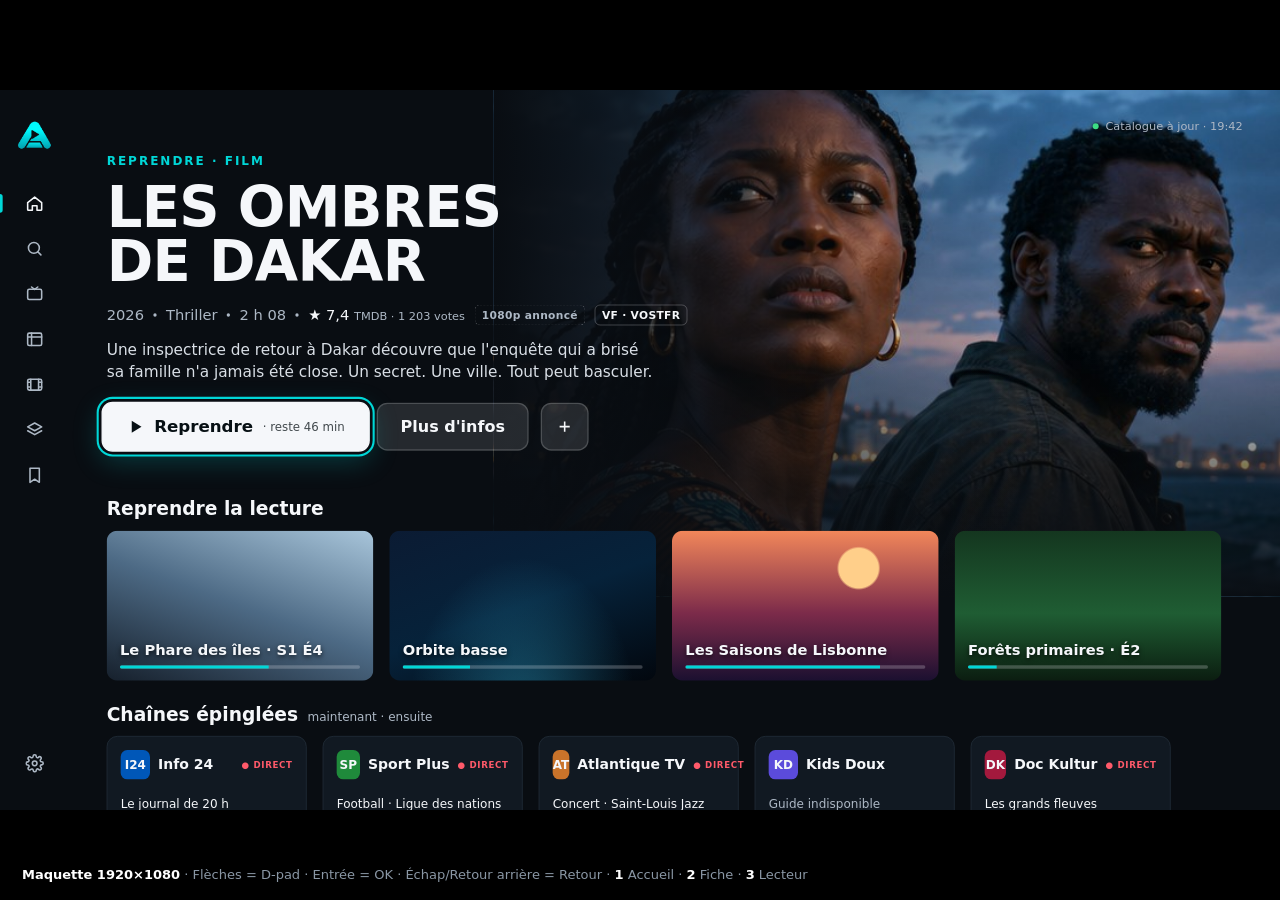
<file: design/maquettes/index.html>
<!doctype html>
<html lang="fr"><head><meta charset="utf-8"><meta name="viewport" content="width=device-width,initial-scale=1">
<title>ADITV — maquettes haute fidélité (phase 0)</title>
<style>
:root{--bg:#090D12;--s1:#111922;--s2:#18232E;--tx:#F5F7FA;--tx2:#ADB8C5;--ac:#00D7D7;--ac2:#00A9B4;--line:#26333E;--ease:cubic-bezier(.2,.8,.2,1)}
*{box-sizing:border-box;margin:0;padding:0}
html,body{height:100%;background:#000;overflow:hidden;color:var(--tx);font-family:"Inter","Roboto","Segoe UI",system-ui,sans-serif}
#stage{position:absolute;left:50%;top:50%;width:1920px;height:1080px;transform-origin:center;background:var(--bg);overflow:hidden}
.screen{position:absolute;inset:0;opacity:0;visibility:hidden;transition:opacity .22s var(--ease)}
.screen.on{opacity:1;visibility:visible}
[data-f]{outline:none}
/* ---------- rail ---------- */
.rail{position:absolute;left:0;top:0;bottom:0;width:104px;z-index:5;padding:40px 20px;display:flex;flex-direction:column;gap:8px;
  background:linear-gradient(90deg,rgba(9,13,18,.96),rgba(9,13,18,.80) 70%,rgba(9,13,18,0));transition:width .18s var(--ease),background .18s}
.rail.open{width:380px;background:linear-gradient(90deg,rgba(9,13,18,.99) 66%,rgba(9,13,18,.9) 80%,rgba(9,13,18,0))}
.rail .brand{height:56px;display:flex;align-items:center;gap:14px;margin:0 0 36px 6px}
.rail .brand img{width:52px}
.rail .brand b{font-size:30px;letter-spacing:2px;font-weight:800;opacity:0;transition:opacity .15s}
.rail.open .brand b,.rail.open .it span{opacity:1}
.it{height:60px;border-radius:14px;display:flex;align-items:center;gap:20px;padding:0 18px;color:var(--tx2);font-size:22px;white-space:nowrap;position:relative}
.it svg{flex:0 0 28px;width:28px;height:28px;stroke:currentColor;fill:none;stroke-width:2;stroke-linecap:round;stroke-linejoin:round}
.it span{opacity:0;transition:opacity .12s}
.it.sel{color:var(--tx)}
.it.sel:before{content:"";position:absolute;left:-20px;top:16px;bottom:16px;width:4px;border-radius:0 4px 4px 0;background:var(--ac)}
.it:focus{background:var(--tx);color:#071014}
.it.bottom{margin-top:auto}
/* ---------- boutons ---------- */
.btn{height:72px;padding:0 34px;border-radius:16px;display:inline-flex;align-items:center;gap:14px;font-size:24px;font-weight:650;
  background:rgba(245,247,250,.12);border:2px solid rgba(245,247,250,.18);color:var(--tx);transition:transform .14s var(--ease),background .14s}
.btn svg{width:26px;height:26px;fill:currentColor}
.btn.ico{width:72px;padding:0;justify-content:center}
.btn.ico svg{fill:none;stroke:currentColor;stroke-width:2.2}
.btn:focus{background:var(--tx);color:#071014;border-color:var(--tx);transform:scale(1.04);box-shadow:0 0 0 4px var(--bg),0 0 0 7px var(--ac),0 12px 40px rgba(0,215,215,.25)}
.btn .sub{font-size:17px;font-weight:500;opacity:.75}
/* ---------- accueil ---------- */
.hero{position:absolute;left:0;right:0;top:0;height:760px}
.hero .art{position:absolute;right:0;top:0;width:1180px;height:760px;background:url(img/hero_ombres.jpg) center 30%/cover}
.hero .art:after{content:"";position:absolute;inset:0;background:
  linear-gradient(90deg,var(--bg) 0%,rgba(9,13,18,.85) 18%,rgba(9,13,18,.25) 45%,rgba(9,13,18,0) 70%),
  linear-gradient(0deg,var(--bg) 0%,rgba(9,13,18,.6) 22%,rgba(9,13,18,0) 50%)}
.hero .txt{position:absolute;left:160px;top:96px;width:900px}
.kicker{font-size:18px;letter-spacing:3px;color:var(--ac);font-weight:700;text-transform:uppercase}
.hero h1{font-size:84px;line-height:.98;font-weight:850;letter-spacing:-1px;margin:18px 0 22px;text-transform:uppercase}
.meta{display:flex;align-items:center;gap:14px;font-size:22px;color:var(--tx2);flex-wrap:wrap}
.meta i{width:5px;height:5px;border-radius:50%;background:var(--tx2);display:inline-block}
.tag{font-size:16px;font-weight:700;letter-spacing:.5px;padding:5px 10px;border-radius:8px;border:1.5px solid rgba(245,247,250,.35);color:var(--tx)}
.tag.src{border-style:dashed;color:var(--tx2)}
.tmdb{color:var(--tx)} .tmdb small{color:var(--tx2);font-size:17px}
.hero p.syn{font-size:23px;line-height:1.45;color:#D9DFE6;margin:20px 0 30px;max-width:820px}
.actions{display:flex;gap:18px;align-items:center}
.prog{height:5px;border-radius:3px;background:rgba(245,247,250,.22);overflow:hidden}
.prog b{display:block;height:100%;background:var(--ac)}
.rows{position:absolute;left:160px;right:0;top:612px;bottom:0}
.row{margin-bottom:34px}
.row h2{font-size:28px;font-weight:700;margin:0 0 16px;display:flex;align-items:baseline;gap:14px}
.row h2 small{font-size:18px;color:var(--tx2);font-weight:500}
.track{display:flex;gap:24px;overflow:visible}
.card{flex:0 0 auto;border-radius:16px;position:relative;transition:transform .15s var(--ease),box-shadow .15s}
.card:focus{transform:scale(1.05);box-shadow:0 0 0 4px var(--bg),0 0 0 7px var(--tx),0 18px 50px rgba(0,0,0,.6);z-index:2}
.land{width:400px;height:225px}
.land .pic{position:absolute;inset:0;border-radius:16px;overflow:hidden}.pic img{position:absolute;inset:0}
.land .cap{position:absolute;left:20px;right:20px;bottom:18px}
.land .cap b{font-size:22px;display:block;text-shadow:0 2px 8px rgba(0,0,0,.7);margin-bottom:10px}
.land .cap .prog{height:5px}
.land .cap em{font-style:normal;font-size:16px;color:#D9DFE6;position:absolute;right:0;bottom:16px}
.chan{width:300px;height:170px;background:var(--s1);border:1px solid var(--line);padding:20px;display:flex;flex-direction:column;justify-content:space-between}
.chan .logo{height:44px;display:flex;align-items:center;gap:12px;font-weight:800;font-size:21px;white-space:nowrap}
.chan .logo .mk{width:44px;height:44px;border-radius:10px;display:grid;place-items:center;font-size:18px}
.chan .now{font-size:18px;color:var(--tx)} .chan .nx{font-size:15px;color:var(--tx2);margin-top:4px}
.live{font-size:13px;font-weight:800;letter-spacing:1px;color:#ff5a6a;margin-left:auto}
.poster{width:220px;height:330px}
.poster .pic{position:absolute;inset:0;border-radius:16px;overflow:hidden}
/* posters génératifs (contenus fictifs) */
.gen{position:absolute;inset:0;display:flex;flex-direction:column;justify-content:flex-end;padding:20px;font-weight:850;text-transform:uppercase;line-height:.95;letter-spacing:-.5px}
.gen small{display:block;font-size:13px;font-weight:600;letter-spacing:2px;opacity:.8;margin-bottom:8px}
.g1{background:radial-gradient(circle at 70% 25%,#ffcf8a 0 9%,transparent 10%),linear-gradient(180deg,#f2875a,#7c2b4a 55%,#1b1030)}
.g2{background:radial-gradient(ellipse at 50% 120%,#3ad1ff55,transparent 60%),linear-gradient(160deg,#0b1b33,#06223a 50%,#02070e)}
.g3{background:linear-gradient(165deg,#d8e7e0,#8fb3a5 40%,#2d4a44)}
.g4{background:radial-gradient(circle at 30% 30%,#ff3d7f66,transparent 45%),radial-gradient(circle at 75% 70%,#7a5cff77,transparent 45%),#140b24}
.g5{background:linear-gradient(180deg,#14361f,#1f5d33 55%,#0b1d10)}
.g6{background:linear-gradient(135deg,#f4d35e,#ee964b 60%,#5c2a0f)}
.g7{background:radial-gradient(circle at 50% 40%,#dfe9f5 0 2%,transparent 3%),linear-gradient(180deg,#000814,#001d3d)}
.g8{background:linear-gradient(200deg,#a8c5da,#4d6a85 50%,#16202c)}
.g3,.g6,.g8{color:#0d141b}
.poster .gen{font-size:30px}
.land .gen{font-size:0}
.badge-dispo{position:absolute;top:12px;left:12px;font-size:13px;font-weight:700;padding:5px 9px;border-radius:7px;background:rgba(9,13,18,.75);color:var(--tx)}
.sync{position:absolute;right:56px;top:44px;font-size:17px;color:var(--tx2);display:flex;gap:10px;align-items:center}
.sync .dot{width:9px;height:9px;border-radius:50%;background:#3ddc84}
/* ---------- fiche ---------- */
.fbg{position:absolute;inset:0;background:url(img/hero_ombres.jpg) 70% 30%/cover;filter:saturate(.9)}
.fbg:after{content:"";position:absolute;inset:0;background:linear-gradient(90deg,var(--bg) 22%,rgba(9,13,18,.9) 45%,rgba(9,13,18,.35) 75%,rgba(9,13,18,.2)),linear-gradient(0deg,var(--bg) 6%,rgba(9,13,18,0) 45%)}
.fiche{position:absolute;left:160px;top:96px;width:1080px}
.fiche h1{font-size:70px;line-height:1;font-weight:850;margin:14px 0 18px}
.fiche .orig{font-size:20px;color:var(--tx2);margin-bottom:22px}
.fiche p.syn{font-size:24px;line-height:1.5;color:#D9DFE6;margin:24px 0 30px;max-width:980px}
.facts{display:grid;grid-template-columns:230px 1fr;gap:10px 22px;font-size:20px;margin:0 0 34px;max-width:900px}
.facts dt{color:var(--tx2)} .facts dd{color:var(--tx)}
.cast{display:flex;gap:22px;margin-top:16px}
.person{width:150px;text-align:center;font-size:17px;color:var(--tx2);border-radius:14px;padding:10px 0;transition:transform .15s}
.person .av{width:96px;height:96px;border-radius:50%;margin:0 auto 10px;background:var(--s2);display:grid;place-items:center;font-size:30px;font-weight:700;color:var(--tx);border:2px solid var(--line)}
.person b{display:block;color:var(--tx);font-size:18px;font-weight:600}
.person:focus{transform:scale(1.05)} .person:focus .av{border-color:var(--tx);box-shadow:0 0 0 4px var(--ac)}
.matchbox{position:absolute;right:56px;top:96px;width:420px;background:rgba(17,25,34,.88);border:1px solid var(--line);border-radius:18px;padding:24px;font-size:18px;color:var(--tx2);line-height:1.5}
.matchbox h3{font-size:20px;color:var(--tx);margin-bottom:10px;display:flex;align-items:center;gap:10px}
.ok{width:12px;height:12px;border-radius:50%;background:#3ddc84;display:inline-block}
.matchbox .lnk{margin-top:14px;display:inline-block;padding:10px 16px;border-radius:12px;border:2px solid var(--line);color:var(--tx);font-weight:600}
.matchbox .lnk:focus{background:var(--tx);color:#071014;border-color:var(--tx)}
.versions{margin-top:22px;border-top:1px solid var(--line);padding-top:18px}
.versions .v{display:flex;justify-content:space-between;padding:6px 0;color:var(--tx)}
.versions .v span{color:var(--tx2)}
.attrib{position:absolute;right:56px;bottom:30px;font-size:14px;color:#6f7d8b}
.frow{position:absolute;left:160px;right:0;bottom:56px}
/* ---------- lecteur ---------- */
.video{position:absolute;inset:0;background:
  radial-gradient(ellipse at 62% 38%,rgba(255,196,120,.55),transparent 22%),
  radial-gradient(ellipse at 60% 40%,rgba(255,120,60,.35),transparent 45%),
  linear-gradient(180deg,#1d2d4a 0%,#c56a4a 46%,#3b2333 58%,#0e1420 100%)}
.video:before{content:"";position:absolute;left:0;right:0;bottom:0;height:46%;background:
  linear-gradient(170deg,transparent 40%,#0b0f17 41%),linear-gradient(195deg,transparent 30%,#141a26 31%)}
.video:after{content:"";position:absolute;left:0;right:0;bottom:0;height:22%;background:linear-gradient(180deg,#0a0e16,#05070b)}
.pl-top{position:absolute;left:0;right:0;top:0;height:220px;padding:48px 64px;background:linear-gradient(180deg,rgba(0,0,0,.75),transparent)}
.pl-top .t{font-size:40px;font-weight:800} .pl-top .s{font-size:21px;color:#D9DFE6;margin-top:6px}
.pl-bot{position:absolute;left:0;right:0;bottom:0;padding:0 64px 52px;background:linear-gradient(0deg,rgba(0,0,0,.88) 30%,transparent)}
.seek{position:relative;height:8px;border-radius:4px;background:rgba(255,255,255,.25);margin:150px 0 14px}.vlabel{position:absolute;left:64px;bottom:250px;font-size:15px;color:rgba(255,255,255,.45)}
.seek .buf{position:absolute;left:0;top:0;bottom:0;width:61%;background:rgba(255,255,255,.4);border-radius:4px}
.seek .pos{position:absolute;left:0;top:0;bottom:0;width:47%;background:var(--ac);border-radius:4px}
.seek .knob{position:absolute;left:47%;top:50%;width:26px;height:26px;margin:-13px 0 0 -13px;border-radius:50%;background:var(--tx);box-shadow:0 0 0 6px rgba(0,215,215,.35)}
.times{display:flex;justify-content:space-between;font-size:20px;color:#D9DFE6;margin-bottom:26px;font-variant-numeric:tabular-nums}
.ctrls{display:flex;gap:16px;align-items:center}
.ctrls .sp{flex:1}
.pill{height:60px;padding:0 22px;border-radius:30px;display:inline-flex;align-items:center;gap:10px;font-size:19px;font-weight:600;background:rgba(245,247,250,.12);border:2px solid rgba(245,247,250,.16);transition:transform .14s}
.pill svg{width:22px;height:22px;fill:none;stroke:currentColor;stroke-width:2.2}
.pill:focus{background:var(--tx);color:#071014;transform:scale(1.05)}
.pill.turbo.on{border-color:var(--ac);color:var(--ac)}
.pill.turbo.on:focus{color:#071014;background:var(--ac)}
.round{width:76px;height:76px;border-radius:50%;padding:0;justify-content:center}
.round svg{width:30px;height:30px;fill:currentColor;stroke:none}
.diag{position:absolute;right:48px;top:110px;width:600px;background:rgba(9,13,18,.86);border:1px solid var(--line);border-radius:20px;padding:26px 28px;font-size:18px;backdrop-filter:blur(8px)}
.diag h3{font-size:22px;display:flex;justify-content:space-between;align-items:center;margin-bottom:14px}
.diag h3 small{font-size:15px;color:var(--tx2);font-weight:500}
.diag table{width:100%;border-collapse:collapse;font-variant-numeric:tabular-nums}
.diag td{padding:5px 0;white-space:nowrap;border-bottom:1px solid rgba(38,51,62,.7)}
.diag td:first-child{color:var(--tx2)}
.diag td:nth-child(2){text-align:right;font-weight:650}
.diag td:last-child{text-align:right;width:92px}
.st{font-size:12px;font-weight:700;letter-spacing:.5px;padding:3px 7px;border-radius:6px;text-transform:uppercase}
.st.m{background:rgba(61,220,132,.15);color:#3ddc84}.st.e{background:rgba(255,190,80,.15);color:#ffbe50}.st.n{background:rgba(173,184,197,.12);color:var(--tx2)}
.spark{height:44px;margin:4px 0 10px;display:flex;align-items:flex-end;gap:3px}
.spark i{flex:1;background:var(--ac);opacity:.75;border-radius:2px 2px 0 0}
.hyp{margin-top:16px;padding:14px 16px;border-left:3px solid var(--ac);background:var(--s1);border-radius:0 12px 12px 0;color:#D9DFE6;line-height:1.45;font-size:17px}
.toast{position:absolute;left:64px;top:150px;padding:14px 20px;border-radius:14px;background:rgba(9,13,18,.86);border:1px solid var(--ac);font-size:19px;display:flex;gap:12px;align-items:center}
.toast svg{width:22px;height:22px;fill:var(--ac)}
/* ---------- aide maquette (hors écran TV) ---------- */
#help{position:fixed;left:12px;bottom:10px;font:13px/1.4 system-ui;color:#8a97a5;z-index:99;background:rgba(0,0,0,.6);padding:6px 10px;border-radius:8px}
#help b{color:#fff}
@media (prefers-reduced-motion:reduce){*{transition:none!important}}
</style></head>
<body>
<div id="stage">

<!-- =================== RAIL partagé (cloné par écran) =================== -->
<template id="railTpl">
<nav class="rail" aria-label="Navigation principale">
  <div class="brand"><img src="img/a_symbole.png" alt=""><b>ADITV</b></div>
  <div class="it sel" data-f data-g="rail" tabindex="-1"><svg viewBox="0 0 24 24"><path d="M3 11l9-7 9 7v9a1 1 0 0 1-1 1h-5v-6H9v6H4a1 1 0 0 1-1-1z"/></svg><span>Accueil</span></div>
  <div class="it" data-f data-g="rail" tabindex="-1"><svg viewBox="0 0 24 24"><circle cx="11" cy="11" r="7"/><path d="M20 20l-4-4"/></svg><span>Recherche</span></div>
  <div class="it" data-f data-g="rail" tabindex="-1"><svg viewBox="0 0 24 24"><rect x="3" y="6" width="18" height="13" rx="2"/><path d="M8 3l4 3 4-3"/></svg><span>Direct</span></div>
  <div class="it" data-f data-g="rail" tabindex="-1"><svg viewBox="0 0 24 24"><rect x="3" y="4" width="18" height="16" rx="2"/><path d="M3 9h18M8 4v16"/></svg><span>Guide TV</span></div>
  <div class="it" data-f data-g="rail" tabindex="-1"><svg viewBox="0 0 24 24"><rect x="3" y="5" width="18" height="14" rx="2"/><path d="M7 5v14M17 5v14M3 9h4M3 15h4M17 9h4M17 15h4"/></svg><span>Films</span></div>
  <div class="it" data-f data-g="rail" tabindex="-1"><svg viewBox="0 0 24 24"><path d="M12 3l9 5-9 5-9-5z"/><path d="M3 13l9 5 9-5"/></svg><span>Séries</span></div>
  <div class="it" data-f data-g="rail" tabindex="-1"><svg viewBox="0 0 24 24"><path d="M6 3h12v18l-6-4-6 4z"/></svg><span>Ma liste</span></div>
  <div class="it bottom" data-f data-g="rail" tabindex="-1"><svg viewBox="0 0 24 24"><circle cx="12" cy="12" r="3"/><path d="M19.4 15a1.7 1.7 0 0 0 .3 1.8l.1.1a2 2 0 1 1-2.8 2.8l-.1-.1a1.7 1.7 0 0 0-1.8-.3 1.7 1.7 0 0 0-1 1.5V21a2 2 0 1 1-4 0v-.1a1.7 1.7 0 0 0-1.1-1.5 1.7 1.7 0 0 0-1.8.3l-.1.1a2 2 0 1 1-2.8-2.8l.1-.1a1.7 1.7 0 0 0 .3-1.8 1.7 1.7 0 0 0-1.5-1H3a2 2 0 1 1 0-4h.1a1.7 1.7 0 0 0 1.5-1.1 1.7 1.7 0 0 0-.3-1.8l-.1-.1a2 2 0 1 1 2.8-2.8l.1.1a1.7 1.7 0 0 0 1.8.3H9a1.7 1.7 0 0 0 1-1.5V3a2 2 0 1 1 4 0v.1a1.7 1.7 0 0 0 1 1.5 1.7 1.7 0 0 0 1.8-.3l.1-.1a2 2 0 1 1 2.8 2.8l-.1.1a1.7 1.7 0 0 0-.3 1.8V9a1.7 1.7 0 0 0 1.5 1H21a2 2 0 1 1 0 4h-.1a1.7 1.7 0 0 0-1.5 1z"/></svg><span>Paramètres</span></div>
</nav>
</template>

<!-- =================== 1. ACCUEIL =================== -->
<section class="screen on" id="s-home" aria-label="Accueil">
  <div class="rail-slot"></div>
  <div class="hero">
    <div class="art"></div>
    <div class="txt">
      <div class="kicker">Reprendre · Film</div>
      <h1>Les Ombres<br>de Dakar</h1>
      <div class="meta"><span>2026</span><i></i><span>Thriller</span><i></i><span>2 h 08</span><i></i>
        <span class="tmdb">★ 7,4 <small>TMDB · 1 203 votes</small></span>
        <span class="tag src" title="Qualité annoncée par le fournisseur, non vérifiée">1080p annoncé</span><span class="tag">VF · VOSTFR</span></div>
      <p class="syn">Une inspectrice de retour à Dakar découvre que l'enquête qui a brisé sa famille n'a jamais été close. Un secret. Une ville. Tout peut basculer.</p>
      <div class="actions">
        <div class="btn" data-f data-go="player" tabindex="-1"><svg viewBox="0 0 24 24"><path d="M7 4l13 8-13 8z"/></svg>Reprendre <span class="sub">· reste 46 min</span></div>
        <div class="btn" data-f data-go="detail" tabindex="-1">Plus d'infos</div>
        <div class="btn ico" data-f tabindex="-1" aria-label="Ajouter à ma liste"><svg viewBox="0 0 24 24"><path d="M12 5v14M5 12h14"/></svg></div>
      </div>
    </div>
  </div>
  <div class="sync"><span class="dot"></span>Catalogue à jour · 19:42</div>
  <div class="rows">
    <div class="row">
      <h2>Reprendre la lecture</h2>
      <div class="track">
        <div class="card land" data-f data-go="player" tabindex="-1"><div class="pic"><div class="gen g8"></div></div><div class="cap"><b>Le Phare des îles · S1 É4</b><div class="prog"><b style="width:62%"></b></div></div></div>
        <div class="card land" data-f tabindex="-1"><div class="pic"><div class="gen g2"></div></div><div class="cap"><b>Orbite basse</b><div class="prog"><b style="width:28%"></b></div></div></div>
        <div class="card land" data-f tabindex="-1"><div class="pic"><div class="gen g1"></div></div><div class="cap"><b>Les Saisons de Lisbonne</b><div class="prog"><b style="width:81%"></b></div></div></div>
        <div class="card land" data-f tabindex="-1"><div class="pic"><div class="gen g5"></div></div><div class="cap"><b>Forêts primaires · É2</b><div class="prog"><b style="width:12%"></b></div></div></div>
      </div>
    </div>
    <div class="row">
      <h2>Chaînes épinglées <small>maintenant · ensuite</small></h2>
      <div class="track">
        <div class="card chan" data-f tabindex="-1"><div class="logo"><span class="mk" style="background:#0057b8">I24</span>Info 24<span class="live">● DIRECT</span></div><div><div class="now">Le journal de 20 h</div><div class="nx">20:45 · Débat de la semaine</div><div class="prog" style="margin-top:10px"><b style="width:55%"></b></div></div></div>
        <div class="card chan" data-f tabindex="-1"><div class="logo"><span class="mk" style="background:#1f8a3b">SP</span>Sport Plus<span class="live">● DIRECT</span></div><div><div class="now">Football · Ligue des nations</div><div class="nx">22:00 · Le Mag</div><div class="prog" style="margin-top:10px"><b style="width:30%"></b></div></div></div>
        <div class="card chan" data-f tabindex="-1"><div class="logo"><span class="mk" style="background:#c9732a">AT</span>Atlantique TV<span class="live">● DIRECT</span></div><div><div class="now">Concert · Saint-Louis Jazz</div><div class="nx">21:30 · Cinéma</div><div class="prog" style="margin-top:10px"><b style="width:72%"></b></div></div></div>
        <div class="card chan" data-f tabindex="-1"><div class="logo"><span class="mk" style="background:#5b4bdb">KD</span>Kids Doux</div><div><div class="now" style="color:var(--tx2)">Guide indisponible</div><div class="nx">Aucune source EPG associée</div><div class="prog" style="margin-top:10px;opacity:.3"><b style="width:0"></b></div></div></div>
        <div class="card chan" data-f tabindex="-1"><div class="logo"><span class="mk" style="background:#a3193d">DK</span>Doc Kultur<span class="live">● DIRECT</span></div><div><div class="now">Les grands fleuves</div><div class="nx">21:15 · Archives</div><div class="prog" style="margin-top:10px"><b style="width:40%"></b></div></div></div>
      </div>
    </div>
    <div class="row">
      <h2>Ajouts récents du fournisseur</h2>
      <div class="track">
        <div class="card poster" data-f tabindex="-1"><div class="pic"><div class="gen g4"><small>Série</small>Néon<br>Tokyo</div></div></div>
        <div class="card poster" data-f tabindex="-1"><div class="pic"><div class="gen g6"><small>Comédie</small>Le Grand<br>Déménagement</div></div></div>
        <div class="card poster" data-f tabindex="-1"><div class="pic"><div class="gen g7"><small>Science-fiction</small>Orbite<br>basse</div></div></div>
        <div class="card poster" data-f tabindex="-1"><div class="pic"><div class="gen g3"><small>Documentaire</small>Glaciers</div></div></div>
        <div class="card poster" data-f tabindex="-1"><div class="pic"><div class="gen g2"><small>Thriller</small>Fjord<br>noir</div></div></div>
        <div class="card poster" data-f tabindex="-1"><div class="pic"><div class="gen g1"><small>Drame</small>Lisbonne</div></div></div>
      </div>
    </div>
  </div>
</section>

<!-- =================== 2. FICHE FILM =================== -->
<section class="screen" id="s-detail" aria-label="Fiche film">
  <div class="fbg"></div>
  <div class="rail-slot"></div>
  <div class="fiche">
    <div class="kicker">Film · Dans votre abonnement</div>
    <h1>Les Ombres de Dakar</h1>
    <div class="orig">Titre fournisseur : « FR| Les Ombres de Dakar (2026) VOSTFR »</div>
    <div class="meta"><span>2026</span><i></i><span>Thriller, Policier</span><i></i><span>2 h 08</span><i></i>
      <span class="tmdb">★ 7,4 <small>TMDB · 1 203 votes</small></span><span class="tag">12+</span></div>
    <p class="syn">Une inspectrice de retour à Dakar découvre que l'enquête qui a brisé sa famille n'a jamais été close. Entre les falaises des Mamelles et les marchés de la Médina, chaque témoin semble connaître une version différente de la même nuit.</p>
    <div class="actions">
      <div class="btn" data-f data-go="player" tabindex="-1"><svg viewBox="0 0 24 24"><path d="M7 4l13 8-13 8z"/></svg>Reprendre <span class="sub">· 1:22:10</span></div>
      <div class="btn" data-f tabindex="-1">Depuis le début</div>
      <div class="btn" data-f tabindex="-1">Bande-annonce</div>
      <div class="btn ico" data-f tabindex="-1" aria-label="Ma liste"><svg viewBox="0 0 24 24"><path d="M6 3h12v18l-6-4-6 4z"/></svg></div>
    </div>
    <dl class="facts" style="margin-top:34px">
      <dt>Réalisation</dt><dd>Awa Ndiaye</dd>
      <dt>Avec</dt><dd>Mariama Fall, Ibrahima Sow, Claire Leroy, Ousmane Ba</dd>
      <dt>Audio / sous-titres</dt><dd>Français · Wolof — Sous-titres FR <span style="color:var(--tx2)">(lus dans le flux)</span></dd>
    </dl>
  </div>
  <aside class="matchbox">
    <h3><span class="ok"></span>Correspondance TMDB confirmée</h3>
    Titre + année + type · confiance 0,94 · automatique<br>
    <span class="lnk" data-f tabindex="-1">Corriger la correspondance</span>
    <div class="versions">
      <div style="color:var(--tx);font-weight:700;margin-bottom:6px">Versions dans l'abonnement</div>
      <div class="v">VOSTFR <span>1080p annoncé · H.264</span></div>
      <div class="v">VF <span>720p annoncé</span></div>
      <div class="v">Moteur mémorisé <span>Auto</span></div>
    </div>
  </aside>
  <div class="frow">
    <div class="row" style="margin:0">
      <h2>Disponibles dans votre abonnement <small>similaires TMDB × catalogue</small></h2>
      <div class="track">
        <div class="card land" data-f tabindex="-1"><div class="pic"><div class="gen g2"></div></div><div class="cap"><b>Fjord noir</b></div></div>
        <div class="card land" data-f tabindex="-1"><div class="pic"><div class="gen g1"></div></div><div class="cap"><b>Les Saisons de Lisbonne</b></div></div>
        <div class="card land" data-f tabindex="-1"><div class="pic"><div class="gen g8"></div></div><div class="cap"><b>Le Phare des îles</b></div></div>
        <div class="card land" data-f tabindex="-1"><div class="pic"><div class="gen g4"></div></div><div class="cap"><b>Néon Tokyo</b></div></div>
      </div>
    </div>
  </div>
  <div class="attrib">This product uses the TMDB API but is not endorsed or certified by TMDB.</div>
</section>

<!-- =================== 3. LECTEUR + DIAGNOSTIC =================== -->
<section class="screen" id="s-player" aria-label="Lecteur">
  <div class="video"></div>
  <div class="pl-top"><div class="t">Les Ombres de Dakar</div><div class="s">VOSTFR · Moteur Media3 (Auto) · Turbo activé</div></div>
  <div class="toast"><svg viewBox="0 0 24 24"><path d="M13 2L4 14h7l-1 8 9-12h-7z"/></svg>Turbo : réserve cible VOD 45 s · plafond mémoire 96 Mo</div>
  <aside class="diag" aria-label="Diagnostic de lecture">
    <h3>Diagnostic <small>mis à jour 1×/s · session 00:18:42</small></h3>
    <div style="font-size:15px;color:var(--tx2)">Réception lissée (fenêtre 5 s)</div>
    <div class="spark" id="spark"></div>
    <table>
      <tr><td>Réception lissée 5 s</td><td>18,4 Mb/s</td><td><span class="st m">mesuré</span></td></tr>
      <tr><td>Moyenne session</td><td>11,2 Mb/s</td><td><span class="st m">mesuré</span></td></tr>
      <tr><td>Bande passante (moteur)</td><td>23,0 Mb/s</td><td><span class="st e">estimé</span></td></tr>
      <tr><td>Débit média</td><td>8,1 Mb/s</td><td><span class="st e">déclaré</span></td></tr>
      <tr><td>Réserve</td><td>38 s / 45 s</td><td><span class="st m">mesuré</span></td></tr>
      <tr><td>Première image</td><td>1,84 s</td><td><span class="st m">mesuré</span></td></tr>
      <tr><td>Interruptions</td><td>1 · 2,3 s</td><td><span class="st m">mesuré</span></td></tr>
      <tr><td>Vidéo décodée</td><td>1920×1080 · H.264 · 24 i/s</td><td><span class="st m">mesuré</span></td></tr>
      <tr><td>Décodeur</td><td>matériel (OMX…)</td><td><span class="st m">mesuré</span></td></tr>
      <tr><td>Images perdues</td><td>12</td><td><span class="st m">mesuré</span></td></tr>
      <tr><td>Sortie HDMI</td><td>—</td><td><span class="st n">N/D</span></td></tr>
    </table>
    <div class="hyp"><b>Observation :</b> 1 coupure à 00:04:10, réserve vide et réception faible. Réserve stable depuis. Hypothèse prudente : ralentissement réseau ou serveur ponctuel.</div>
  </aside>
  <div class="vlabel">Image vidéo fictive — maquette</div>
  <div class="pl-bot">
    <div class="seek"><div class="buf"></div><div class="pos"></div><div class="knob"></div></div>
    <div class="times"><span>1:00:12</span><span>− 1:07:48</span></div>
    <div class="ctrls">
      <div class="pill round" data-f tabindex="-1" aria-label="Reculer de 10 s"><svg viewBox="0 0 24 24"><path d="M11 6L3 12l8 6zM21 6l-8 6 8 6z"/></svg></div>
      <div class="pill round" data-f tabindex="-1" aria-label="Pause"><svg viewBox="0 0 24 24"><path d="M6 4h4v16H6zM14 4h4v16h-4z"/></svg></div>
      <div class="pill round" data-f tabindex="-1" aria-label="Avancer de 10 s"><svg viewBox="0 0 24 24"><path d="M13 6l8 6-8 6zM3 6l8 6-8 6z"/></svg></div>
      <div class="sp"></div>
      <div class="pill" data-f tabindex="-1"><svg viewBox="0 0 24 24"><path d="M4 9v6h4l5 4V5L8 9zM16 9a4 4 0 0 1 0 6"/></svg>Audio : Français</div>
      <div class="pill" data-f tabindex="-1"><svg viewBox="0 0 24 24"><rect x="3" y="5" width="18" height="14" rx="2"/><path d="M7 13h4M13 13h4M7 16h10"/></svg>Sous-titres : FR</div>
      <div class="pill" data-f tabindex="-1"><svg viewBox="0 0 24 24"><circle cx="12" cy="12" r="3"/><path d="M12 2v3M12 19v3M2 12h3M19 12h3"/></svg>Moteur : Auto</div>
      <div class="pill turbo on" data-f tabindex="-1" id="turbo"><svg viewBox="0 0 24 24"><path d="M13 2L4 14h7l-1 8 9-12h-7z"/></svg>Turbo</div>
      <div class="pill" data-f tabindex="-1" id="diagBtn"><svg viewBox="0 0 24 24"><path d="M3 12h4l3-8 4 16 3-8h4"/></svg>Diagnostic</div>
    </div>
  </div>
</section>
</div>

<div id="help"><b>Maquette 1920×1080</b> · Flèches = D-pad · Entrée = OK · Échap/Retour arrière = Retour · <b>1</b> Accueil · <b>2</b> Fiche · <b>3</b> Lecteur</div>

<script>
// Mise à l'échelle de la scène 1920×1080
const stage=document.getElementById('stage');
function fit(){const k=Math.min(innerWidth/1920,innerHeight/1080);stage.style.transform=`translate(-50%,-50%) scale(${k})`}
addEventListener('resize',fit);fit();

// Rail cloné dans les écrans qui en ont un
document.querySelectorAll('.rail-slot').forEach(s=>s.replaceWith(document.getElementById('railTpl').content.cloneNode(true)));

// Sparkline factice (démo)
const sp=document.getElementById('spark');
[14,16,15,3,1,2,9,17,19,18,20,17,18,19,16,18,19,18,17,19,18,20,18,17,18,19,18,17,18,18].forEach(v=>{const i=document.createElement('i');i.style.height=(v/20*100)+'%';sp.appendChild(i)});

// Navigation spatiale D-pad
const screens={home:'s-home',detail:'s-detail',player:'s-player'};let cur='home';const hist=[];const memo={};
const scr=()=>document.getElementById(screens[cur]);
const items=()=>[...scr().querySelectorAll('[data-f]')].filter(e=>e.offsetParent!==null&&getComputedStyle(e).visibility!=='hidden');
function focusEl(el){if(!el)return;el.focus({preventScroll:true});memo[cur]=el;
  const r=scr().querySelector('.rail');if(r)r.classList.toggle('open',el.dataset.g==='rail')}
function show(name,push=true){if(push&&name!==cur)hist.push(cur);
  scr().classList.remove('on');cur=name;scr().classList.add('on');
  focusEl(memo[cur]&&scr().contains(memo[cur])?memo[cur]:scr().querySelector('.btn,.pill.round:nth-child(2)')||items()[0])}
function move(dir){const a=document.activeElement;const list=items();if(!list.includes(a))return focusEl(list[0]);
  const ra=a.getBoundingClientRect(),ax=ra.left+ra.width/2,ay=ra.top+ra.height/2;let best=null,bs=1e9;
  for(const e of list){if(e===a)continue;const r=e.getBoundingClientRect(),x=r.left+r.width/2,y=r.top+r.height/2;
    const dx=x-ax,dy=y-ay;let main,cross;
    if(dir==='ArrowRight'){if(r.left<ra.right-4)continue;main=dx;cross=Math.abs(dy)}
    if(dir==='ArrowLeft'){if(r.right>ra.left+4)continue;main=-dx;cross=Math.abs(dy)}
    if(dir==='ArrowDown'){if(r.top<ra.bottom-4)continue;main=dy;cross=Math.abs(dx)}
    if(dir==='ArrowUp'){if(r.bottom>ra.top+4)continue;main=-dy;cross=Math.abs(dx)}
    const s=main+cross*2.2;if(s<bs){bs=s;best=e}}
  // Entrée dans le menu : il retient sa sélection, indépendamment du contenu
  if(best&&best.dataset.g==='rail'&&a.dataset.g!=='rail')best=scr().querySelector('.it.sel')||best;
  if(best)focusEl(best)}
document.addEventListener('keydown',e=>{
  if(e.key.startsWith('Arrow')){e.preventDefault();move(e.key)}
  else if(e.key==='Enter'){const a=document.activeElement;
    if(a.id==='turbo'){a.classList.toggle('on');document.querySelector('.toast').style.display=a.classList.contains('on')?'':'none'}
    else if(a.id==='diagBtn'){const d=document.querySelector('.diag');d.style.display=d.style.display==='none'?'':'none'}
    else if(a.dataset.go)show(a.dataset.go)}
  else if(e.key==='Escape'||e.key==='Backspace'){e.preventDefault();if(hist.length)show(hist.pop(),false)}
  else if(e.key==='1')show('home');else if(e.key==='2')show('detail');else if(e.key==='3')show('player');
});
const q=new URLSearchParams(location.search).get('s');
if(q&&screens[q]){scr().classList.remove('on');cur=q;scr().classList.add('on')}
focusEl(scr().querySelector('.btn')||items()[0]);
</script>
</body></html>
</file>
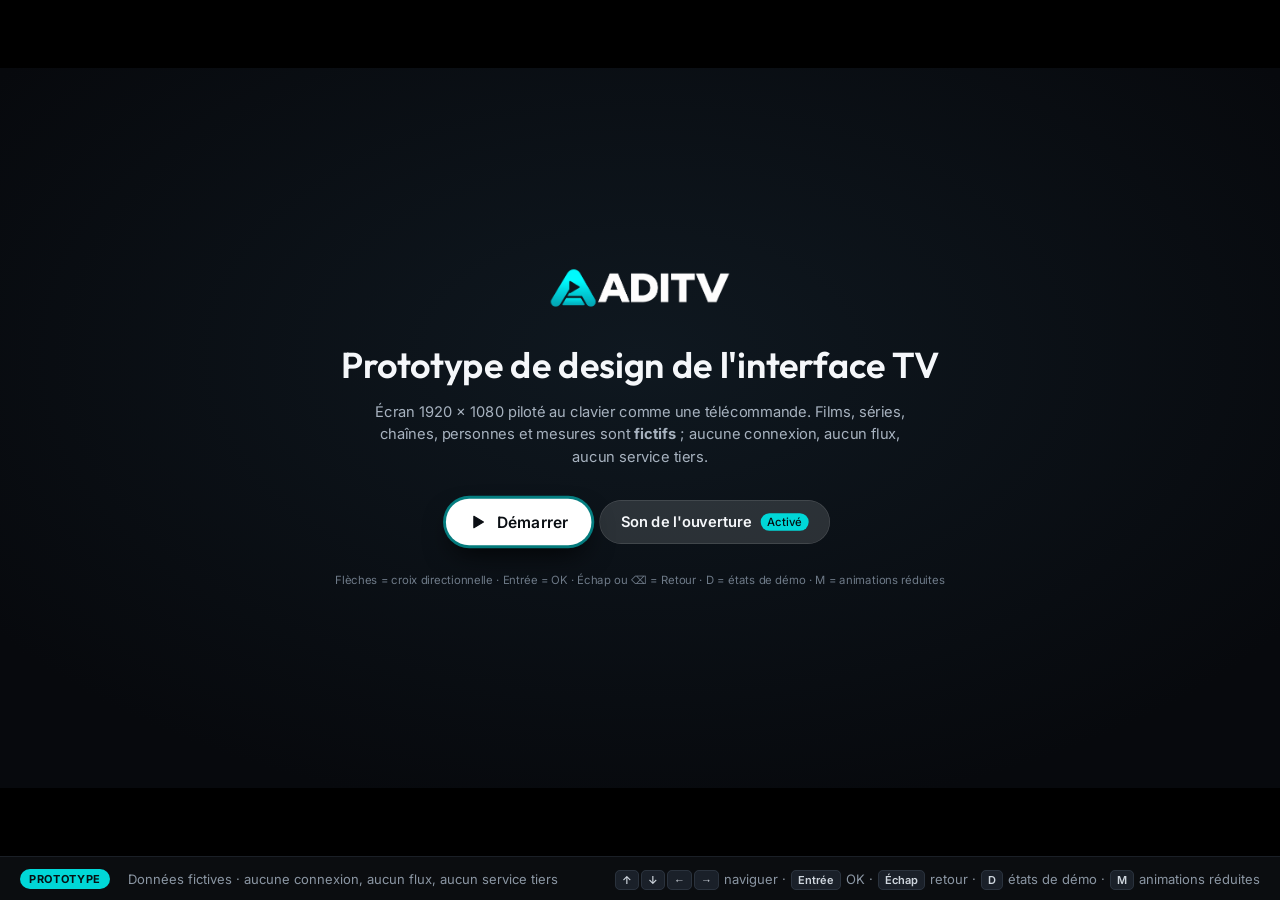
<file: design/prototype/index.html>
<!DOCTYPE html>
<html lang="fr">
<head>
<meta charset="utf-8">
<meta name="viewport" content="width=device-width, initial-scale=1">
<title>ADITV — prototype TV (données fictives)</title>
<link rel="stylesheet" href="aditv.css">
</head>
<body>
<div id="viewport">
  <div id="stage" aria-live="polite">
    <nav id="nav" aria-label="Menu principal">
      <img class="nav-logo" src="img/logo_full.png" alt="ADITV">
      <div class="nav-pills" data-row="nav">
        <button class="pill f" data-k="nav-home" data-act="tab:home">Accueil</button>
        <button class="pill f" data-k="nav-live" data-act="tab:live">Direct</button>
        <button class="pill f" data-k="nav-films" data-act="tab:films">Films</button>
        <button class="pill f" data-k="nav-series" data-act="tab:series">Séries</button>
        <button class="pill f" data-k="nav-mylist" data-act="tab:mylist">Ma liste</button>
      </div>
      <div class="nav-right" data-row="nav-r">
        <span class="nav-clock">21:12</span>
        <button class="icon-btn f" data-k="nav-search" data-act="tab:search" aria-label="Rechercher"></button>
        <button class="avatar f" data-k="nav-profile" data-act="demo" aria-label="Profil et démonstration">A</button>
      </div>
    </nav>
    <main id="screens"></main>
    <div id="overlay" hidden></div>
    <div id="toast" role="status"></div>
  </div>
</div>
<footer id="demobar">
  <span class="demo-tag">Prototype</span>
  <span>Données fictives · aucune connexion, aucun flux, aucun service tiers</span>
  <span class="keys"><kbd>↑</kbd><kbd>↓</kbd><kbd>←</kbd><kbd>→</kbd> naviguer · <kbd>Entrée</kbd> OK · <kbd>Échap</kbd> retour · <kbd>D</kbd> états de démo · <kbd>M</kbd> animations réduites</span>
</footer>
<script src="data.js"></script>
<script src="app.js"></script>
</body>
</html>
</file>
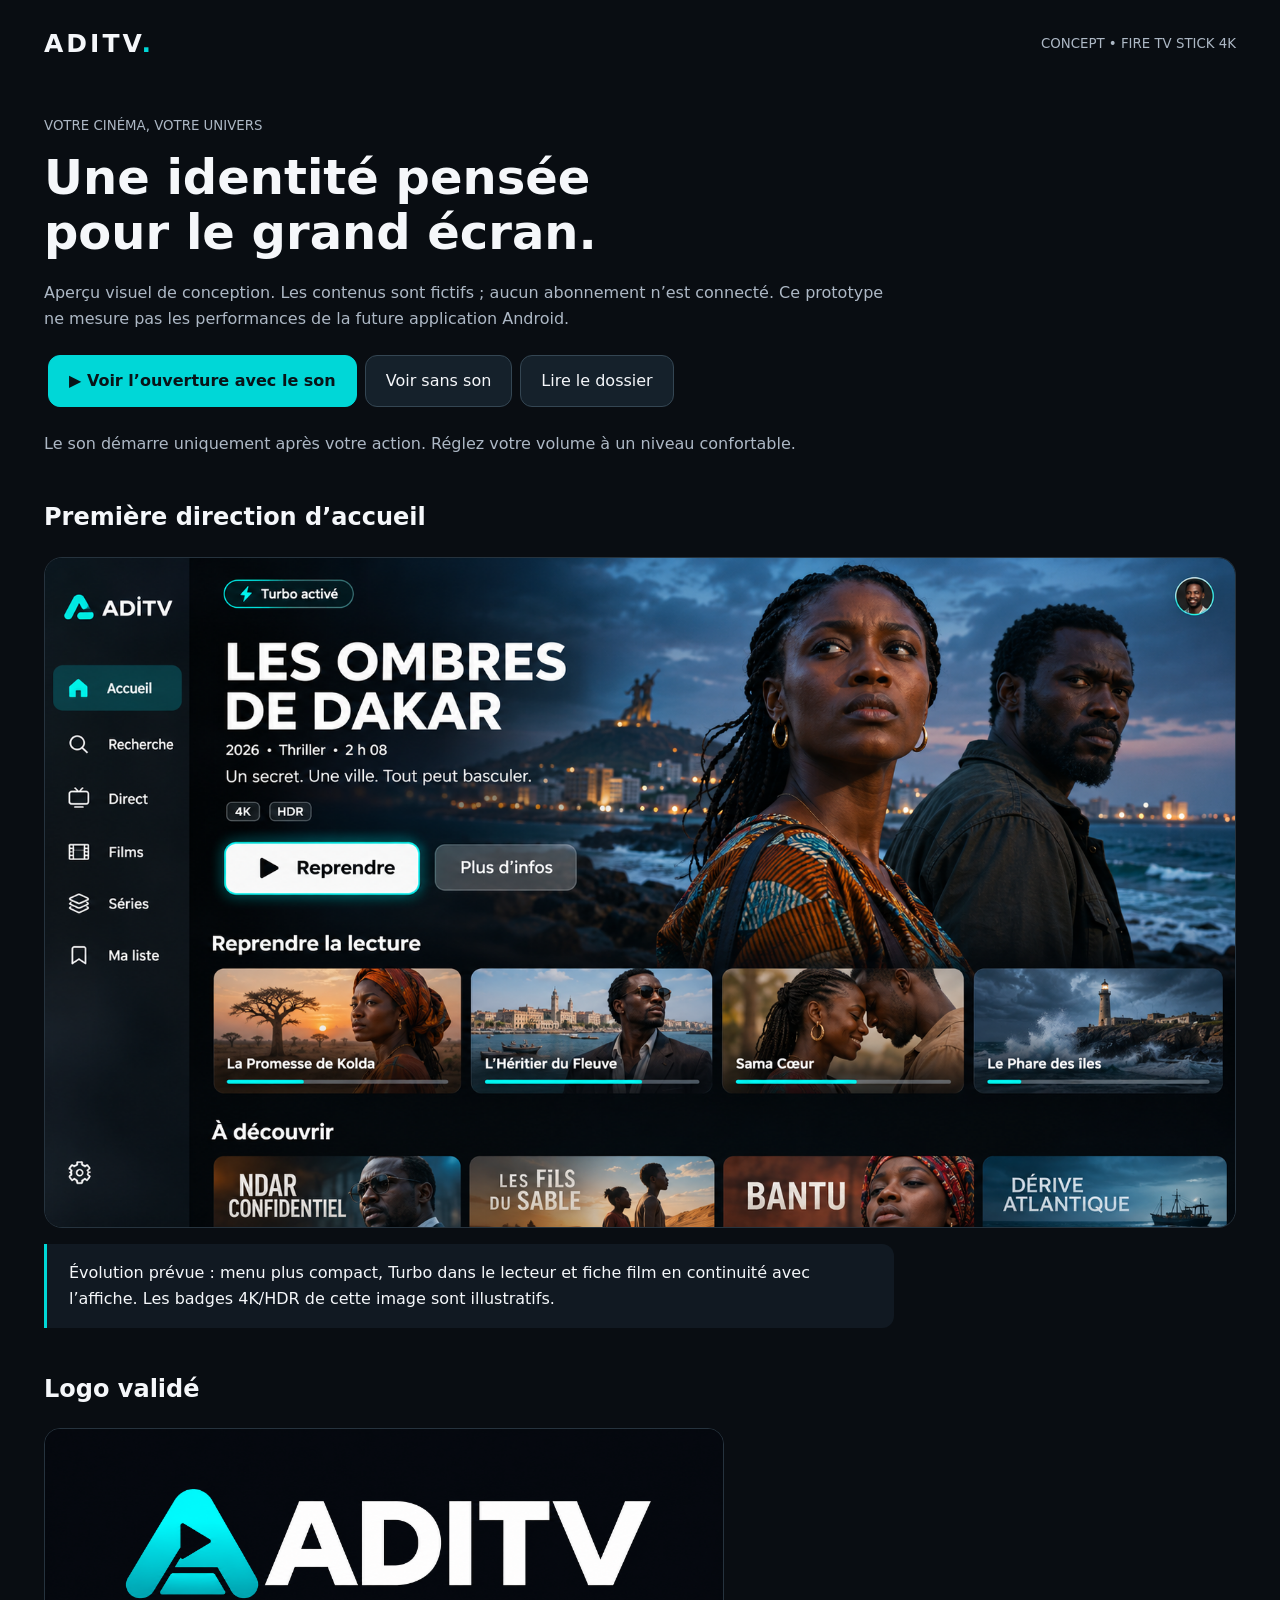
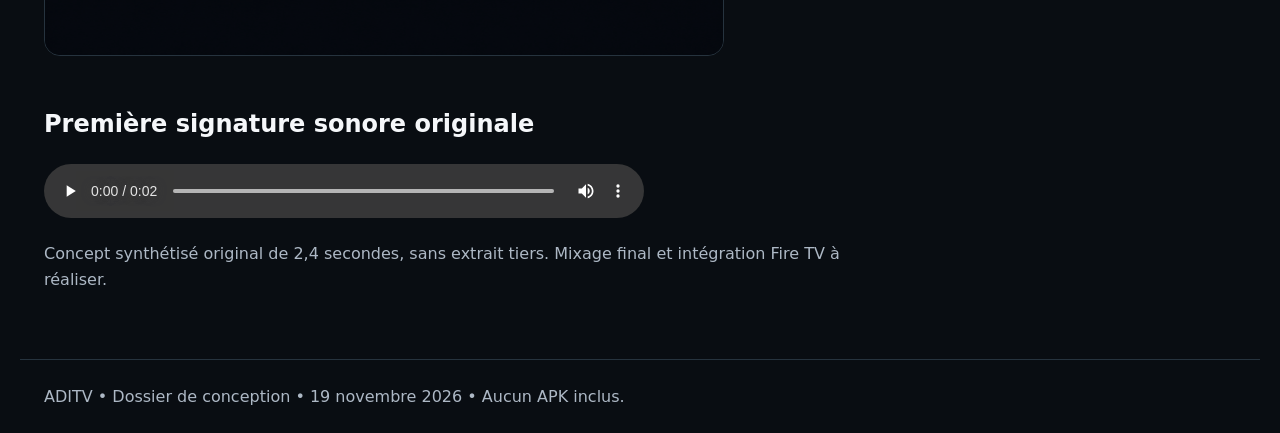
<file: docs/dossier/06_Apercu/index.html>
<!doctype html>
<html lang="fr"><head><meta charset="utf-8"><meta name="viewport" content="width=device-width,initial-scale=1"><title>ADITV — aperçu de conception</title><style>
:root{color-scheme:dark;--bg:#090d12;--accent:#00d7d7}*{box-sizing:border-box}body{margin:0;background:var(--bg);color:#f5f7fa;font:16px/1.6 system-ui,sans-serif}header,main,footer{max-width:1240px;margin:auto;padding:24px}header{display:flex;justify-content:space-between;align-items:center;gap:24px}header b{font-size:25px;letter-spacing:3px}small,.muted{color:#adb8c5}h1{font-size:clamp(28px,4vw,48px);line-height:1.15;margin:12px 0 20px}h2{font-size:24px}p{max-width:850px}button,a.link{font:inherit;border:1px solid #344653;border-radius:12px;background:#15212b;color:#f5f7fa;padding:12px 20px;cursor:pointer;display:inline-block;text-decoration:none;margin:4px}button.primary{background:var(--accent);color:#081418;border-color:var(--accent);font-weight:750}button:focus-visible,a:focus-visible{outline:3px solid white;outline-offset:4px}.reference{width:100%;display:block;border-radius:18px;border:1px solid #26333e}.toolbar{margin:20px 0}section{margin:42px 0}.logo{width:min(680px,100%);border:1px solid #26333e;border-radius:16px}.note{padding:16px 22px;border-left:3px solid var(--accent);background:#111922;border-radius:0 12px 12px 0}audio{width:min(600px,100%)}footer{border-top:1px solid #26333e;color:#adb8c5}.intro{position:fixed;inset:0;background:#090d12;z-index:20;display:flex;align-items:center;justify-content:center;overflow:hidden}.intro[hidden]{display:none}.intro img{width:min(960px,80vw);opacity:0;transform:scale(.94);animation:reveal 2.4s ease both}.intro:before{content:'';position:absolute;width:65vw;height:2px;background:var(--accent);box-shadow:0 0 30px #00d7d7;animation:trace 1.1s ease both}.skip{position:absolute;right:25px;bottom:25px;font-size:14px}.intro p{position:absolute;left:25px;bottom:25px;color:#adb8c5;font-size:13px}@keyframes reveal{0%,15%{opacity:0;filter:blur(7px);transform:scale(.94)}45%,80%{opacity:1;filter:blur(0);transform:scale(1)}100%{opacity:0;transform:scale(1.025)}}@keyframes trace{0%{transform:scaleX(0);opacity:0}30%{opacity:1}100%{transform:scaleX(1);opacity:0}}@media(prefers-reduced-motion:reduce){.intro img{animation:none;opacity:1;transform:none}.intro:before{display:none}}
</style></head><body><header><b>ADITV<span style="color:#00d7d7">.</span></b><small>CONCEPT • FIRE TV STICK 4K</small></header><main><small>VOTRE CINÉMA, VOTRE UNIVERS</small><h1>Une identité pensée<br>pour le grand écran.</h1><p class="muted">Aperçu visuel de conception. Les contenus sont fictifs ; aucun abonnement n’est connecté. Ce prototype ne mesure pas les performances de la future application Android.</p><div class="toolbar"><button id="launch" class="primary">▶ Voir l’ouverture avec le son</button><button id="silent">Voir sans son</button><a class="link" href="../00_LIRE_EN_PREMIER.md">Lire le dossier</a></div><p id="status" role="status" class="muted">Le son démarre uniquement après votre action. Réglez votre volume à un niveau confortable.</p><section><h2>Première direction d’accueil</h2><img class="reference" src="../05_Assets/ADITV_accueil_reference.png" alt="Maquette ADITV avec grand visuel cinéma, navigation à gauche et rangées de films fictifs"><p class="note">Évolution prévue : menu plus compact, Turbo dans le lecteur et fiche film en continuité avec l’affiche. Les badges 4K/HDR de cette image sont illustratifs.</p></section><section><h2>Logo validé</h2><img class="logo" src="../05_Assets/ADITV_logo_valide.png" alt="Logo ADITV blanc et A turquoise sur anthracite"></section><section><h2>Première signature sonore originale</h2><audio id="sound" controls preload="metadata" src="../05_Assets/ADITV_signature_sonore_concept.wav"></audio><p class="muted">Concept synthétisé original de 2,4 secondes, sans extrait tiers. Mixage final et intégration Fire TV à réaliser.</p></section></main><footer>ADITV • Dossier de conception • 19 novembre 2026 • Aucun APK inclus.</footer><div id="intro" class="intro" hidden role="dialog" aria-modal="true" aria-label="Ouverture ADITV"><img src="../05_Assets/ADITV_logo_valide.png" alt="ADITV"><p>Animation de concept</p><button class="skip" id="skip">Passer · Échap</button></div><script>
const intro=document.getElementById('intro'),sound=document.getElementById('sound'),statusEl=document.getElementById('status');let timer,lastFocus;
function stop(){clearTimeout(timer);intro.hidden=true;sound.pause();sound.currentTime=0;if(lastFocus)lastFocus.focus()}
function start(withSound){clearTimeout(timer);lastFocus=document.activeElement;sound.pause();sound.currentTime=0;intro.hidden=false;const logo=intro.querySelector('img');logo.style.animation='none';void logo.offsetWidth;logo.style.animation='';document.getElementById('skip').focus();if(withSound)sound.play().catch(()=>{statusEl.textContent='Le navigateur a bloqué le son. Vous pouvez l’écouter avec le lecteur ci-dessous.'});timer=setTimeout(stop,2400)}
document.getElementById('launch').onclick=()=>start(true);document.getElementById('silent').onclick=()=>start(false);document.getElementById('skip').onclick=stop;document.addEventListener('keydown',e=>{if(!intro.hidden&&e.key==='Escape')stop();if(!intro.hidden&&e.key==='Tab'){e.preventDefault();document.getElementById('skip').focus()}});
</script></body></html>
</file>
<file: design/prototype/aditv.css>
/* ADITV — prototype de design TV 1920×1080. Données fictives. */
@font-face { font-family: "Outfit"; src: url(fonts/outfit.woff2) format("woff2"); font-weight: 100 900; font-display: block; }
@font-face { font-family: "Inter"; src: url(fonts/inter.woff2) format("woff2"); font-weight: 100 900; font-display: block; }

:root {
  --bg: #07090D;
  --s1: #0E131A;
  --s2: #151C25;
  --s3: #1D2631;
  --tx: #F5F7FA;
  --tx2: #A7B2BF;
  --tx3: #6E7a88;
  --ac: #00D7D7;
  --ac-soft: rgba(0, 215, 215, .28);
  --live: #FF4D5E;
  --line: rgba(255, 255, 255, .10);
  --glass: rgba(22, 29, 38, .62);
  --ease: cubic-bezier(.2, .8, .2, 1);
  --t-fast: 150ms;
  --t-med: 260ms;
  --pad: 96px;
  --ring: 0 0 0 3px #F5F7FA, 0 0 0 8px rgba(0, 215, 215, .30), 0 26px 50px -12px rgba(0, 0, 0, .85);
}

* { box-sizing: border-box; margin: 0; padding: 0; }
html, body { height: 100%; background: #000; overflow: hidden; }
body { font-family: "Inter", system-ui, sans-serif; color: var(--tx); -webkit-font-smoothing: antialiased; }
button { font: inherit; color: inherit; background: none; border: 0; cursor: pointer; }
img { display: block; }

#viewport { position: fixed; inset: 0 0 44px 0; overflow: hidden; }
#stage {
  position: absolute; left: 0; top: 0; width: 1920px; height: 1080px; overflow: hidden;
  background: var(--bg); transform-origin: 0 0;
}
#screens { position: absolute; inset: 0; }

/* ---------- barre de démonstration (hors écran TV) ---------- */
#demobar {
  position: fixed; left: 0; right: 0; bottom: 0; height: 44px; display: flex; align-items: center; gap: 18px;
  padding: 0 20px; background: #0b0d10; border-top: 1px solid #1a1f26; color: #8b96a3; font-size: 13px; white-space: nowrap; overflow: hidden;
}
#demobar .demo-tag { color: #061214; background: var(--ac); font-weight: 700; padding: 3px 9px; border-radius: 99px; letter-spacing: .06em; text-transform: uppercase; font-size: 11px; }
#demobar .keys { margin-left: auto; }
kbd { font: 600 11px "Inter"; color: #cfd6de; background: #1a2029; border: 1px solid #2a323d; border-radius: 5px; padding: 2px 6px; margin: 0 1px; }

/* ---------- animations réduites ---------- */
html.rm *, html.rm *::before, html.rm *::after { transition-duration: 1ms !important; animation-duration: 1ms !important; animation-iteration-count: 1 !important; }

/* ---------- navigation haute ---------- */
#nav {
  position: absolute; z-index: 30; left: 0; right: 0; top: 0; height: 120px; display: flex; align-items: center; padding: 0 var(--pad);
  background: linear-gradient(to bottom, rgba(7, 9, 13, .78), rgba(7, 9, 13, 0));
  transition: opacity var(--t-med) var(--ease), transform var(--t-med) var(--ease);
}
#stage:not(.has-nav) #nav { display: none; }
#stage.nav-away #nav { opacity: 0; transform: translateY(-24px); pointer-events: none; }
.nav-logo { height: 38px; width: auto; }
.nav-pills { position: absolute; left: 50%; transform: translateX(-50%); display: flex; gap: 6px; }
.pill {
  height: 52px; padding: 0 26px; border-radius: 99px; font-size: 22px; font-weight: 500; color: var(--tx2);
  transition: background var(--t-fast) var(--ease), color var(--t-fast), transform var(--t-fast) var(--ease), box-shadow var(--t-fast);
}
.pill.sel { color: var(--tx); background: rgba(255, 255, 255, .14); }
.pill.is-focus { background: var(--tx); color: #0A0E13; transform: scale(1.08); box-shadow: 0 10px 30px -8px rgba(0, 0, 0, .8), 0 0 0 6px rgba(0, 215, 215, .22); }
.nav-right { margin-left: auto; display: flex; align-items: center; gap: 18px; }
.nav-clock { font: 500 22px "Inter"; color: var(--tx2); margin-right: 8px; font-variant-numeric: tabular-nums; }
.icon-btn, .avatar {
  width: 54px; height: 54px; border-radius: 50%; display: grid; place-items: center; color: var(--tx);
  transition: transform var(--t-fast) var(--ease), background var(--t-fast), box-shadow var(--t-fast);
}
.icon-btn svg { width: 30px; height: 30px; }
.icon-btn.sel { background: rgba(255, 255, 255, .14); }
.icon-btn.is-focus { background: var(--tx); color: #0A0E13; transform: scale(1.1); box-shadow: 0 0 0 6px rgba(0, 215, 215, .22); }
.avatar { background: linear-gradient(140deg, #23404a, #11202a); font: 600 24px "Outfit"; border: 2px solid rgba(0, 215, 215, .55); }
.avatar.is-focus { transform: scale(1.1); box-shadow: 0 0 0 3px #fff, 0 0 0 9px rgba(0, 215, 215, .25); }

/* ---------- écrans ---------- */
.screen { position: absolute; inset: 0; overflow: hidden; }
.screen.enter { animation: screenIn 220ms var(--ease) both; }
@keyframes screenIn { from { opacity: 0; transform: scale(1.012); } to { opacity: 1; transform: none; } }
.scroller { position: absolute; left: 0; right: 0; top: 0; transition: transform 340ms var(--ease); will-change: transform; }
.sec { position: relative; }

/* titres de rangée */
.row-title { display: flex; align-items: baseline; gap: 16px; padding: 0 var(--pad); margin-bottom: 18px; font: 500 30px/1.1 "Outfit"; letter-spacing: .005em; }
.row-title small { font: 400 18px "Inter"; color: var(--tx3); }
.rowview { padding: 0 var(--pad); }
.track { position: relative; display: flex; gap: 24px; transition: transform 300ms var(--ease); will-change: transform; }

/* ---------- cartes ---------- */
.card { flex: none; position: relative; text-align: left; }
.card .art {
  position: relative; overflow: hidden; border-radius: 14px; background: var(--s2);
  box-shadow: 0 10px 26px -14px rgba(0, 0, 0, .9);
  transition: transform var(--t-fast) var(--ease), box-shadow var(--t-fast) var(--ease);
}
.card .art img { width: 100%; height: 100%; object-fit: cover; }
.card .art::after { content: ""; position: absolute; inset: 0; border-radius: inherit; box-shadow: inset 0 0 0 1px rgba(255, 255, 255, .06); pointer-events: none; }
.card.is-focus .art { transform: scale(1.06); box-shadow: var(--ring); z-index: 2; }
.card.is-focus { z-index: 3; }
.card .cap { padding: 14px 4px 0; transition: transform var(--t-fast) var(--ease); }
.card .cap b { display: block; font: 600 20px/1.25 "Inter"; color: var(--tx); white-space: nowrap; overflow: hidden; text-overflow: ellipsis; }
.card .cap span { display: block; margin-top: 4px; font: 400 16px/1.3 "Inter"; color: var(--tx3); white-space: nowrap; overflow: hidden; text-overflow: ellipsis; }
.card.is-focus .cap { transform: translateY(8px); }
.card.is-focus .cap span { color: var(--tx2); }

.card.w { width: 414px; }
.card.w .art { height: 173px; }
.card.p { width: 268px; }
.card.p .art { height: 212px; }
.card.e { width: 404px; }
.card.e .art { height: 227px; }
.grid4 .card.w { width: 414px; }

.prog { position: absolute; left: 16px; right: 16px; bottom: 14px; height: 5px; border-radius: 3px; background: rgba(255, 255, 255, .28); overflow: hidden; }
.prog i { position: absolute; left: 0; top: 0; bottom: 0; background: var(--ac); border-radius: inherit; }
.art .shade { position: absolute; inset: 0; background: linear-gradient(to top, rgba(0, 0, 0, .55), transparent 45%); }
.tag-live {
  position: absolute; left: 14px; top: 14px; display: inline-flex; align-items: center; gap: 7px; padding: 5px 11px 5px 9px; border-radius: 99px;
  background: rgba(10, 12, 16, .72); font: 700 13px "Inter"; letter-spacing: .08em; color: #fff;
}
.tag-live::before { content: ""; width: 8px; height: 8px; border-radius: 50%; background: var(--live); box-shadow: 0 0 0 3px rgba(255, 77, 94, .25); }
.ch-mark { position: absolute; right: 14px; top: 12px; font: 700 15px "Outfit"; letter-spacing: .1em; text-transform: uppercase; color: #fff; opacity: .92; text-shadow: 0 1px 8px rgba(0, 0, 0, .6); }
.seen { position: absolute; right: 12px; top: 12px; width: 32px; height: 32px; border-radius: 50%; background: rgba(10, 12, 16, .72); display: grid; place-items: center; }
.seen svg { width: 18px; height: 18px; color: var(--ac); }

/* ---------- boutons ---------- */
.btns { display: flex; align-items: center; gap: 18px; }
.btn {
  height: 66px; padding: 0 32px; border-radius: 99px; display: inline-flex; align-items: center; gap: 14px; flex: none;
  font: 600 22px "Inter"; color: var(--tx); background: rgba(255, 255, 255, .13); box-shadow: inset 0 0 0 1px rgba(255, 255, 255, .14);
  transition: transform var(--t-fast) var(--ease), background var(--t-fast), color var(--t-fast), box-shadow var(--t-fast);
}
.btn svg { width: 26px; height: 26px; flex: none; }
.btn.primary { background: rgba(245, 247, 250, .92); color: #0A0E13; box-shadow: none; }
.btn.is-focus { background: #fff; color: #0A0E13; transform: scale(1.06); box-shadow: 0 0 0 4px rgba(0, 215, 215, .55), 0 18px 40px -10px rgba(0, 0, 0, .9); }
.btn.small { height: 54px; padding: 0 24px; font-size: 20px; }
.btn .sub { font-weight: 500; opacity: .6; }
.rbtn {
  position: relative; width: 66px; height: 66px; border-radius: 50%; display: grid; place-items: center; flex: none;
  background: rgba(255, 255, 255, .13); box-shadow: inset 0 0 0 1px rgba(255, 255, 255, .14);
  transition: transform var(--t-fast) var(--ease), background var(--t-fast), color var(--t-fast), box-shadow var(--t-fast);
}
.rbtn svg { width: 28px; height: 28px; }
.rbtn .lbl {
  position: absolute; top: calc(100% + 14px); left: 50%; transform: translate(-50%, -4px); white-space: nowrap; font: 500 17px "Inter"; color: var(--tx);
  opacity: 0; transition: opacity var(--t-fast), transform var(--t-fast) var(--ease); pointer-events: none;
}
.rbtn.is-focus { background: #fff; color: #0A0E13; transform: scale(1.1); box-shadow: 0 0 0 4px rgba(0, 215, 215, .55), 0 18px 40px -10px rgba(0, 0, 0, .9); }
.rbtn.is-focus .lbl { opacity: 1; transform: translate(-50%, 0); }
.rbtn.on { color: var(--ac); }
.rbtn.on.is-focus { color: #007d7d; }

.chips { display: flex; gap: 10px; flex-wrap: nowrap; }
.chip {
  height: 50px; padding: 0 24px; border-radius: 99px; flex: none; font: 500 20px "Inter"; color: var(--tx2); background: rgba(255, 255, 255, .06);
  transition: transform var(--t-fast) var(--ease), background var(--t-fast), color var(--t-fast), box-shadow var(--t-fast);
}
.chip.sel { color: var(--tx); background: rgba(255, 255, 255, .16); box-shadow: inset 0 -3px 0 var(--ac); }
.chip.is-focus { background: #fff; color: #0A0E13; transform: scale(1.07); box-shadow: 0 0 0 4px rgba(0, 215, 215, .45); }

.badges { display: flex; gap: 10px; align-items: center; }
.bdg { height: 30px; padding: 0 10px; border-radius: 6px; display: inline-flex; align-items: center; font: 700 15px "Inter"; letter-spacing: .04em; color: var(--tx); box-shadow: inset 0 0 0 1.5px rgba(255, 255, 255, .45); }
.bdg.vf { color: #071214; background: var(--ac); box-shadow: none; }
.meta { font: 400 24px "Inter"; color: var(--tx2); display: flex; gap: 14px; align-items: center; }
.meta .dot { width: 5px; height: 5px; border-radius: 50%; background: var(--tx3); }
.kicker { display: flex; align-items: center; gap: 14px; font: 600 17px "Inter"; letter-spacing: .32em; text-transform: uppercase; color: var(--tx2); }
.kicker::before { content: ""; width: 28px; height: 3px; border-radius: 2px; background: var(--ac); }
.display { font: 600 104px/0.95 "Outfit"; letter-spacing: .015em; text-transform: uppercase; text-wrap: balance; }

/* ---------- ACCUEIL ---------- */
.hero-bg { position: absolute; left: 0; right: 0; top: 0; height: 930px; transition: opacity 400ms var(--ease), filter 400ms; }
.hero-bg .layer { position: absolute; inset: 0; opacity: 0; transition: opacity 600ms var(--ease); }
.hero-bg .layer.on { opacity: 1; }
.hero-bg .layer.shift, .backdrop .full.shift { left: 400px; -webkit-mask-image: linear-gradient(90deg, transparent 0, #000 32%); mask-image: linear-gradient(90deg, transparent 0, #000 32%); }
.hero-bg img { width: 100%; height: 100%; object-fit: cover; }
.hero-bg::after {
  content: ""; position: absolute; inset: 0; pointer-events: none;
  background:
    linear-gradient(90deg, var(--bg) 0%, rgba(7, 9, 13, .86) 22%, rgba(7, 9, 13, .35) 48%, rgba(7, 9, 13, 0) 70%),
    linear-gradient(0deg, var(--bg) 0%, rgba(7, 9, 13, .75) 22%, rgba(7, 9, 13, 0) 52%);
}
.home.scrolled .hero-bg { opacity: .45; filter: blur(2px); }
.hero { height: 740px; padding: 180px var(--pad) 0; }
.hero-copy { width: 860px; transition: opacity var(--t-med) var(--ease), transform var(--t-med) var(--ease); }
.hero-copy.swap { opacity: 0; transform: translateX(-14px); }
.home.scrolled .hero-copy { opacity: 0; }
.hero-copy .display { margin: 16px 0 18px; font-size: 96px; }
.hero-copy .tagline { font: 400 27px/1.35 "Inter"; color: var(--tx); margin: 14px 0 0; max-width: 760px; }
.hero-copy .btns { margin-top: 32px; }
.resume { display: flex; align-items: center; gap: 18px; margin-top: 40px; height: 24px; font: 500 18px "Inter"; color: var(--tx2); }
.resume .bar { width: 280px; height: 5px; border-radius: 3px; background: rgba(255, 255, 255, .22); position: relative; overflow: hidden; }
.resume .bar i { position: absolute; inset: 0 auto 0 0; background: var(--ac); border-radius: inherit; }
.dots { display: flex; gap: 10px; margin-top: 24px; }
.dots i { width: 9px; height: 9px; border-radius: 99px; background: rgba(255, 255, 255, .32); transition: width var(--t-med) var(--ease), background var(--t-med); }
.dots i.on { width: 30px; background: var(--tx); }
.home .rowsec { padding-bottom: 40px; }

/* ---------- FICHES ---------- */
.backdrop { position: absolute; inset: 0; }
.backdrop .full { position: absolute; inset: 0; }
.backdrop .full img { width: 100%; height: 100%; object-fit: cover; }
.backdrop .full::after {
  content: ""; position: absolute; inset: 0;
  background: linear-gradient(90deg, var(--bg) 0%, rgba(7, 9, 13, .9) 26%, rgba(7, 9, 13, .35) 55%, rgba(7, 9, 13, .1) 75%), linear-gradient(0deg, var(--bg) 2%, rgba(7, 9, 13, .6) 30%, rgba(7, 9, 13, 0) 55%);
}
.backdrop .amb { position: absolute; inset: -80px; background-size: cover; background-position: center; filter: blur(70px) saturate(1.2); opacity: .55; }
.backdrop .amb::after { content: ""; position: absolute; inset: 0; background: rgba(7, 9, 13, .5); }
.backdrop .key { position: absolute; right: 0; top: 0; width: 1240px; height: 640px;
  -webkit-mask-image: linear-gradient(90deg, transparent 0%, #000 34%), linear-gradient(0deg, transparent 0%, #000 40%); -webkit-mask-composite: source-in; mask-composite: intersect;
  mask-image: linear-gradient(90deg, transparent 0%, #000 34%), linear-gradient(0deg, transparent 0%, #000 40%); }
.backdrop .key img { width: 100%; height: 100%; object-fit: cover; object-position: 30% 50%; }
.backdrop .fade { position: absolute; inset: 0; background: linear-gradient(0deg, var(--bg) 18%, rgba(7, 9, 13, 0) 60%); }
.scrolled .backdrop { opacity: .5; }
.backdrop { transition: opacity 400ms var(--ease); }

.d-main { height: 1000px; padding: 200px var(--pad) 0; }
.d-main .display { font-size: 96px; margin: 16px 0 22px; max-width: 980px; }
.d-main .syn { font: 400 24px/1.5 "Inter"; color: var(--tx); max-width: 820px; margin: 22px 0 0; opacity: .92; }
.d-main .btns { margin-top: 38px; }
.d-main .versions { margin-top: 34px; display: flex; gap: 12px; align-items: center; font: 400 18px "Inter"; color: var(--tx2); }
.d-main .versions b { color: var(--tx); font-weight: 600; }
.d-main .versions .sep { color: var(--tx3); }
.d-main .credits { margin-top: 16px; font: 400 18px "Inter"; color: var(--tx3); }
.d-main .credits b { color: var(--tx2); font-weight: 500; }
.d-sec { padding-bottom: 54px; }
.d-sec.first { margin-top: -110px; }

.cast { display: flex; gap: 40px; padding: 0 var(--pad); }
.person { width: 150px; text-align: center; flex: none; }
.person .ph { width: 150px; height: 150px; border-radius: 50%; overflow: hidden; background: var(--s2); transition: transform var(--t-fast) var(--ease), box-shadow var(--t-fast); }
.person .ph img { width: 100%; height: 100%; object-fit: cover; }
.person b { display: block; margin-top: 16px; font: 600 18px "Inter"; }
.person span { display: block; margin-top: 4px; font: 400 16px "Inter"; color: var(--tx3); }
.person.is-focus .ph { transform: scale(1.08); box-shadow: var(--ring); }

.info-grid { margin: 0 var(--pad); display: grid; grid-template-columns: repeat(3, 1fr); gap: 34px 60px; padding: 34px 40px; border-radius: 18px; background: rgba(255, 255, 255, .035); box-shadow: inset 0 0 0 1px var(--line); }
.info-grid dt { font: 600 15px "Inter"; letter-spacing: .14em; text-transform: uppercase; color: var(--tx3); margin-bottom: 8px; }
.info-grid dd { font: 400 20px/1.45 "Inter"; color: var(--tx); }
.info-grid .full { grid-column: 1 / -1; display: flex; align-items: center; justify-content: space-between; gap: 30px; padding-top: 8px; border-top: 1px solid var(--line); }
.info-grid .full p { font: 400 17px "Inter"; color: var(--tx3); padding-top: 22px; }
.info-grid .full .btn { margin-top: 22px; }

.seasons { display: flex; gap: 10px; padding: 0 var(--pad); margin-bottom: 26px; align-items: center; }
.seasons .count { margin-left: 18px; font: 400 18px "Inter"; color: var(--tx3); }
.ep-cap { width: 404px; }
.card.e .cap b { white-space: normal; }
.card.e .cap .epn { color: var(--ac); font-weight: 600; }
.card.e .cap p { margin-top: 8px; font: 400 16px/1.45 "Inter"; color: var(--tx3); display: -webkit-box; -webkit-line-clamp: 2; -webkit-box-orient: vertical; overflow: hidden; }
.card.e.is-focus .cap p { color: var(--tx2); }
.ep-dur { position: absolute; right: 12px; bottom: 26px; font: 600 14px "Inter"; padding: 3px 8px; border-radius: 6px; background: rgba(10, 12, 16, .7); }
.eps-fade { transition: opacity 180ms var(--ease); }
.eps-fade.swap { opacity: 0; }

/* ---------- CATALOGUE ---------- */
.cat-head { padding: 150px var(--pad) 0; height: 350px; }
.cat-head h1 { font: 600 64px/1 "Outfit"; letter-spacing: .01em; }
.cat-head .sub { margin-top: 14px; font: 400 20px "Inter"; color: var(--tx3); }
.cat-head .chips { margin-top: 34px; }
.cat-bar { display: flex; align-items: center; justify-content: space-between; margin-top: 34px; }
.cat-bar .chips { margin-top: 0; }
.sort .sv { font-weight: 500; opacity: .7; }
.grid-row { display: flex; gap: 24px; padding: 0 var(--pad); height: 282px; }
.grid-row:first-of-type { padding-top: 10px; }

.skel { width: 414px; flex: none; }
.skel .a { height: 173px; border-radius: 14px; }
.skel .l1 { height: 18px; width: 64%; margin-top: 18px; border-radius: 6px; }
.skel .l2 { height: 14px; width: 40%; margin-top: 10px; border-radius: 6px; }
.shimmer { background: linear-gradient(100deg, #121820 30%, #1b232e 50%, #121820 70%); background-size: 300% 100%; animation: shim 1.3s linear infinite; }
@keyframes shim { from { background-position: 100% 0; } to { background-position: -50% 0; } }
html.rm .shimmer { animation: none; background: #151c25; }

.state { position: absolute; left: 0; right: 0; display: flex; flex-direction: column; align-items: center; text-align: center; }
.state .ico { width: 104px; height: 104px; border-radius: 50%; display: grid; place-items: center; background: rgba(255, 255, 255, .05); box-shadow: inset 0 0 0 1px var(--line); margin-bottom: 30px; }
.state .ico svg { width: 46px; height: 46px; color: var(--tx2); }
.state .ico.err svg { color: #ff8e99; }
.state h2 { font: 600 40px "Outfit"; }
.state p { margin-top: 14px; font: 400 21px/1.5 "Inter"; color: var(--tx2); max-width: 760px; }
.state .code { margin-top: 10px; font: 400 16px "Inter"; color: var(--tx3); }
.state .btns { margin-top: 36px; }

/* ---------- DIRECT / GUIDE ---------- */
.live-top { height: 470px; padding: 138px var(--pad) 0; display: flex; gap: 48px; }
.live-prev { width: 560px; height: 315px; border-radius: 16px; overflow: hidden; position: relative; flex: none; background: var(--s2); box-shadow: 0 20px 50px -20px #000; }
.live-prev img { width: 100%; height: 100%; object-fit: cover; }
.live-prev .noimg { position: absolute; inset: 0; display: grid; place-items: center; font: 700 44px "Outfit"; letter-spacing: .12em; text-transform: uppercase; color: rgba(255, 255, 255, .85); background: radial-gradient(circle at 30% 20%, #23303d, #10161d); }
.live-prev .shade { position: absolute; inset: 0; background: linear-gradient(0deg, rgba(0, 0, 0, .55), transparent 40%); }
.live-prev .prog { left: 20px; right: 20px; bottom: 18px; }
.live-info { padding-top: 4px; width: 920px; }
.live-info .ch { display: flex; align-items: center; gap: 14px; font: 600 20px "Inter"; color: var(--tx2); letter-spacing: .04em; }
.live-info .ch .num { color: var(--tx3); font-weight: 500; }
.live-info h2 { margin: 16px 0 12px; font: 600 50px/1.06 "Outfit"; text-wrap: balance; }
.live-info .time { font: 500 21px "Inter"; color: var(--tx2); display: flex; align-items: center; gap: 16px; }
.live-info .time .live-dot { display: inline-flex; align-items: center; gap: 8px; color: #fff; font-weight: 700; font-size: 15px; letter-spacing: .1em; }
.live-info .time .live-dot::before { content: ""; width: 9px; height: 9px; border-radius: 50%; background: var(--live); }
.live-info p { margin-top: 16px; font: 400 20px/1.5 "Inter"; color: var(--tx2); max-width: 860px; display: -webkit-box; -webkit-line-clamp: 2; -webkit-box-orient: vertical; overflow: hidden; }
.live-info .next { margin-top: 18px; font: 500 18px "Inter"; color: var(--tx3); }
.live-info .next b { color: var(--tx2); font-weight: 600; }

.guide-chips { padding: 0 var(--pad); height: 74px; display: flex; align-items: center; justify-content: space-between; }
.guide-day { font: 500 19px "Inter"; color: var(--tx3); }
.ruler { position: relative; height: 40px; margin-left: 380px; margin-right: var(--pad); }
.ruler span { position: absolute; top: 8px; font: 500 17px "Inter"; color: var(--tx3); transform: translateX(-1px); font-variant-numeric: tabular-nums; }
.ruler span::before { content: ""; position: absolute; left: 0; top: 26px; width: 1px; height: 8px; background: rgba(255, 255, 255, .2); }
.gwrap { position: relative; }
.grow { position: relative; height: 88px; display: flex; padding: 0 var(--pad); }
.gch {
  width: 268px; height: 76px; margin-right: 16px; border-radius: 12px; display: flex; align-items: center; gap: 16px; padding: 0 18px; flex: none;
  background: var(--s1); box-shadow: inset 0 0 0 1px var(--line); transition: transform var(--t-fast) var(--ease), background var(--t-fast), box-shadow var(--t-fast);
}
.gch .n { font: 500 17px "Inter"; color: var(--tx3); width: 28px; font-variant-numeric: tabular-nums; }
.gch .nm { font: 700 18px "Outfit"; letter-spacing: .03em; text-transform: uppercase; flex: 1; white-space: nowrap; overflow: hidden; text-overflow: ellipsis; }
.gch .star { width: 18px; height: 18px; color: var(--ac); }
.gch.is-focus { background: #fff; color: #0A0E13; transform: scale(1.04); box-shadow: 0 0 0 4px rgba(0, 215, 215, .45); }
.gch.is-focus .n { color: #445; }
.glane { position: relative; flex: 1; height: 76px; }
.gp {
  position: absolute; top: 0; height: 76px; border-radius: 10px; padding: 0 18px; display: flex; flex-direction: column; justify-content: center; text-align: left; overflow: hidden;
  background: var(--s2); box-shadow: inset 0 0 0 1px rgba(255, 255, 255, .05); transition: background var(--t-fast), box-shadow var(--t-fast), transform var(--t-fast) var(--ease);
}
.gp b { font: 600 18px "Inter"; white-space: nowrap; overflow: hidden; text-overflow: ellipsis; }
.gp span { margin-top: 4px; font: 400 15px "Inter"; color: var(--tx3); white-space: nowrap; overflow: hidden; text-overflow: ellipsis; font-variant-numeric: tabular-nums; }
.gp.past { background: #0f141a; }
.gp.ghost { background: #121820; pointer-events: none; }
.gp.past b { color: var(--tx2); }
.gp.now { background: #1c2631; }
.gp.now .pbar { position: absolute; left: 0; bottom: 0; height: 3px; background: var(--ac); opacity: .8; }
.gp .bell { position: absolute; right: 12px; top: 10px; width: 18px; height: 18px; color: var(--ac); }
.gp.is-focus { background: #fff; z-index: 2; box-shadow: 0 0 0 4px rgba(0, 215, 215, .45), 0 18px 34px -12px #000; }
.gp.is-focus b { color: #0A0E13; }
.gp.is-focus span { color: #45505c; }
.gp.na { background: repeating-linear-gradient(135deg, rgba(255, 255, 255, .03) 0 12px, rgba(255, 255, 255, .055) 12px 24px); flex-direction: row; align-items: center; justify-content: flex-start; gap: 14px; }
.gp.na svg { width: 22px; height: 22px; color: var(--tx3); flex: none; }
.gp.na.is-focus { background: #fff; }
.nowline { position: absolute; top: -40px; bottom: 0; width: 2px; background: var(--ac); z-index: 3; box-shadow: 0 0 12px rgba(0, 215, 215, .6); pointer-events: none; }
.nowline::before { content: attr(data-t); position: absolute; top: 4px; left: 50%; transform: translateX(-50%); padding: 3px 9px; border-radius: 99px; background: var(--ac); color: #041012; font: 700 15px "Inter"; }

/* ---------- LECTEUR ---------- */
.player { background: #000; }
.player .video { position: absolute; inset: 0; transition: opacity 300ms; }
.player .video img { width: 100%; height: 100%; object-fit: cover; }
.player .video.dim { opacity: .5; }
.player .chrome { position: absolute; inset: 0; transition: opacity 300ms var(--ease); }
.player.hide-chrome .chrome { opacity: 0; pointer-events: none; }
.player .gtop { position: absolute; left: 0; right: 0; top: 0; height: 300px; background: linear-gradient(180deg, rgba(0, 0, 0, .75), transparent); }
.player .gbot { position: absolute; left: 0; right: 0; bottom: 0; height: 460px; background: linear-gradient(0deg, rgba(0, 0, 0, .88), rgba(0, 0, 0, .45) 55%, transparent); }
.p-title { position: absolute; left: var(--pad); top: 72px; }
.p-title .k { font: 600 16px "Inter"; letter-spacing: .3em; text-transform: uppercase; color: var(--tx2); display: flex; align-items: center; gap: 12px; }
.p-title h2 { margin-top: 12px; font: 600 50px "Outfit"; }
.p-title .m { margin-top: 10px; font: 400 21px "Inter"; color: var(--tx2); }
.p-corner { position: absolute; right: var(--pad); top: 76px; display: flex; gap: 16px; align-items: center; font: 500 22px "Inter"; color: var(--tx2); }
.turbo-badge { display: none; align-items: center; gap: 8px; height: 40px; padding: 0 16px; border-radius: 99px; background: rgba(0, 215, 215, .14); color: #8ff3f3; box-shadow: inset 0 0 0 1px rgba(0, 215, 215, .45); font: 600 17px "Inter"; }
.turbo-badge svg { width: 18px; height: 18px; }
.turbo-on .turbo-badge { display: inline-flex; }
.p-bottom { position: absolute; left: var(--pad); right: var(--pad); bottom: 70px; }
.scrub { position: relative; width: 100%; height: 38px; border-radius: 99px; display: flex; align-items: center; }
.scrub .rail { position: relative; flex: 1; height: 6px; border-radius: 3px; background: rgba(255, 255, 255, .22); transition: height var(--t-fast); }
.scrub .buf { position: absolute; left: 0; top: 0; bottom: 0; border-radius: inherit; background: rgba(255, 255, 255, .34); }
.scrub .play { position: absolute; left: 0; top: 0; bottom: 0; border-radius: inherit; background: var(--ac); }
.scrub .knob { position: absolute; top: 50%; width: 22px; height: 22px; margin: -11px 0 0 -11px; border-radius: 50%; background: #fff; opacity: 0; transform: scale(.4); transition: opacity var(--t-fast), transform var(--t-fast) var(--ease); box-shadow: 0 0 0 6px rgba(0, 215, 215, .35); }
.scrub.is-focus .rail { height: 10px; }
.scrub.is-focus .knob { opacity: 1; transform: none; }
.scrub .tip { position: absolute; bottom: 34px; transform: translateX(-50%); font: 600 18px "Inter"; padding: 6px 12px; border-radius: 8px; background: rgba(255, 255, 255, .95); color: #0A0E13; opacity: 0; transition: opacity var(--t-fast); font-variant-numeric: tabular-nums; }
.scrub.is-focus .tip { opacity: 1; }
.times { display: flex; justify-content: space-between; margin-top: 8px; font: 500 19px "Inter"; color: var(--tx2); font-variant-numeric: tabular-nums; }
.p-ctrls { display: flex; align-items: center; gap: 20px; margin-top: 26px; }
.p-ctrls .rbtn.big { width: 84px; height: 84px; }
.p-ctrls .rbtn.big svg { width: 36px; height: 36px; }
.p-ctrls .spacer { flex: 1; }
.btn.toggle .tgl { font-weight: 500; font-size: 17px; padding: 3px 10px; border-radius: 99px; background: rgba(255, 255, 255, .12); }
.btn.toggle.on .tgl { background: var(--ac); color: #041012; }
.live-pill { display: inline-flex; align-items: center; gap: 8px; padding: 5px 12px; border-radius: 99px; background: var(--live); color: #fff; font: 700 15px "Inter"; letter-spacing: .12em; }
.live-pill::before { content: ""; width: 8px; height: 8px; border-radius: 50%; background: #fff; }

.stats {
  position: absolute; right: 40px; top: 150px; width: 560px; padding: 30px 30px 24px; border-radius: 22px; z-index: 5;
  background: rgba(12, 16, 22, .74); backdrop-filter: blur(24px) saturate(1.2); -webkit-backdrop-filter: blur(24px); box-shadow: inset 0 0 0 1px rgba(255, 255, 255, .1), 0 30px 60px -20px #000;
  transform: translateX(30px); opacity: 0; pointer-events: none; transition: opacity var(--t-med) var(--ease), transform var(--t-med) var(--ease);
}
.stats.open { opacity: 1; transform: none; }
.stats h3 { font: 600 26px "Outfit"; display: flex; justify-content: space-between; align-items: baseline; }
.stats h3 small { font: 500 15px "Inter"; color: var(--tx3); }
.stats dl { margin-top: 16px; }
.stats .r { display: grid; grid-template-columns: 1fr auto 92px; gap: 14px; align-items: center; padding: 11px 0; border-top: 1px solid rgba(255, 255, 255, .07); }
.stats dt { font: 400 17px "Inter"; color: var(--tx2); }
.stats dd { font: 600 18px "Inter"; text-align: right; font-variant-numeric: tabular-nums; }
.st { justify-self: end; font: 700 11px "Inter"; letter-spacing: .1em; padding: 4px 8px; border-radius: 6px; text-transform: uppercase; }
.st.m { color: #7ff0f0; background: rgba(0, 215, 215, .14); }
.st.e { color: #f6d58a; background: rgba(246, 213, 138, .12); }
.st.d { color: #c7cfdb; background: rgba(199, 207, 219, .1); }
.st.n { color: var(--tx3); background: rgba(255, 255, 255, .05); }
.stats .foot { margin-top: 14px; font: 400 14px/1.45 "Inter"; color: var(--tx3); }
.osd { position: absolute; left: 50%; top: 50%; transform: translate(-50%, -50%); padding: 18px 28px; border-radius: 18px; background: rgba(10, 12, 16, .7); font: 600 30px "Inter"; opacity: 0; transition: opacity 200ms; display: flex; align-items: center; gap: 14px; font-variant-numeric: tabular-nums; }
.osd svg { width: 34px; height: 34px; }
.osd.show { opacity: 1; }
.p-loading { position: absolute; inset: 0; display: flex; flex-direction: column; align-items: center; justify-content: center; gap: 26px; background: rgba(0, 0, 0, .55); z-index: 8; transition: opacity 250ms; }
.p-loading.gone { opacity: 0; pointer-events: none; }
.p-loading p { font: 500 22px "Inter"; color: var(--tx2); }
.spinner { width: 64px; height: 64px; border-radius: 50%; border: 4px solid rgba(255, 255, 255, .14); border-top-color: var(--ac); animation: spin .9s linear infinite; }
html.rm .spinner { animation: none; border-top-color: var(--ac); border-right-color: var(--ac); }
@keyframes spin { to { transform: rotate(360deg); } }
.zap { position: absolute; left: var(--pad); right: var(--pad); bottom: 70px; height: 190px; border-radius: 22px; display: flex; align-items: center; gap: 36px; padding: 0 36px;
  background: rgba(12, 16, 22, .78); backdrop-filter: blur(20px); -webkit-backdrop-filter: blur(20px); box-shadow: inset 0 0 0 1px rgba(255, 255, 255, .1);
  opacity: 0; transform: translateY(20px); transition: opacity 220ms var(--ease), transform 220ms var(--ease); z-index: 6; }
.zap.show { opacity: 1; transform: none; }
.zap .zn { font: 600 64px "Outfit"; color: var(--tx2); font-variant-numeric: tabular-nums; width: 96px; text-align: center; }
.zap .zc { font: 700 22px "Outfit"; letter-spacing: .1em; text-transform: uppercase; color: var(--tx2); }
.zap h3 { margin-top: 8px; font: 600 38px "Outfit"; }
.zap .zt { margin-top: 10px; display: flex; gap: 16px; align-items: center; font: 500 19px "Inter"; color: var(--tx2); }
.zap .zt .bar { width: 260px; height: 5px; border-radius: 3px; background: rgba(255, 255, 255, .2); position: relative; overflow: hidden; }
.zap .zt .bar i { position: absolute; inset: 0 auto 0 0; background: var(--ac); }
.zap .zhint { margin-left: auto; text-align: right; font: 500 17px/1.7 "Inter"; color: var(--tx3); }

/* ---------- RECHERCHE ---------- */
.search { display: flex; }
.kb-pane { position: absolute; left: var(--pad); top: 150px; width: 560px; }
.qfield { height: 84px; border-radius: 16px; display: flex; align-items: center; gap: 16px; padding: 0 26px; background: rgba(255, 255, 255, .06); box-shadow: inset 0 0 0 1px var(--line); font: 500 34px "Inter"; }
.qfield svg { width: 30px; height: 30px; color: var(--tx3); flex: none; }
.qfield .q { white-space: nowrap; overflow: hidden; }
.qfield .ph { color: var(--tx3); font-weight: 400; font-size: 28px; }
.qfield .caret { width: 3px; height: 40px; background: var(--ac); border-radius: 2px; animation: blink 1s steps(1) infinite; margin-left: -10px; }
@keyframes blink { 50% { opacity: 0; } }
.kb { margin-top: 26px; display: grid; grid-template-columns: repeat(7, 1fr); gap: 10px; }
.key { height: 62px; border-radius: 12px; font: 500 26px "Inter"; color: var(--tx); background: rgba(255, 255, 255, .05); text-transform: lowercase; transition: transform var(--t-fast) var(--ease), background var(--t-fast), color var(--t-fast); display: grid; place-items: center; }
.key svg { width: 26px; height: 26px; }
.key.wide2 { grid-column: span 2; font-size: 20px; text-transform: none; }
.key.wide3 { grid-column: span 3; font-size: 20px; text-transform: none; }
.key.is-focus { background: #fff; color: #0A0E13; transform: scale(1.1); box-shadow: 0 0 0 4px rgba(0, 215, 215, .45); z-index: 2; }
.kb-hint { margin-top: 22px; font: 400 17px "Inter"; color: var(--tx3); }
.res-pane { position: absolute; left: 740px; right: 0; top: 150px; bottom: 0; overflow: hidden; }
.res-pane .scroller { top: 0; }
.res-pane .row-title, .res-pane .rowview { padding-left: 0; padding-right: var(--pad); }
.res-pane .chips { flex-wrap: wrap; padding-right: var(--pad); }
.res-sec { padding-bottom: 36px; }
.res-pane .card.w { width: 340px; }
.res-pane .card.w .art { height: 142px; }
.res-pane .state { position: relative; margin-top: 120px; align-items: flex-start; text-align: left; }
.chtile { width: 220px; flex: none; }
.chtile .art { height: 124px; border-radius: 14px; background: radial-gradient(circle at 30% 20%, #22303e, #10161d); display: grid; place-items: center; font: 700 24px "Outfit"; letter-spacing: .1em; text-transform: uppercase; transition: transform var(--t-fast) var(--ease), box-shadow var(--t-fast); box-shadow: inset 0 0 0 1px var(--line); }
.chtile.is-focus .art { transform: scale(1.06); box-shadow: var(--ring); }
.chtile .cap { padding-top: 12px; font: 400 16px "Inter"; color: var(--tx3); }
.chtile .cap b { display: block; font: 600 18px "Inter"; color: var(--tx); margin-bottom: 3px; }

/* ---------- MA LISTE ---------- */
.ml-head { padding: 150px var(--pad) 0; height: 346px; }
.ml-head h1 { font: 600 64px/1 "Outfit"; }
.ml-head .sub { margin-top: 14px; font: 400 20px "Inter"; color: var(--tx3); }
.ml-head .chips { margin-top: 34px; }
.ml-chrow { display: flex; gap: 24px; padding: 0 var(--pad); height: 210px; }

/* ---------- OVERLAYS ---------- */
#overlay { position: absolute; inset: 0; z-index: 50; }
#overlay .scrim { position: absolute; inset: 0; background: rgba(3, 5, 8, .62); animation: fadeIn 200ms var(--ease) both; }
@keyframes fadeIn { from { opacity: 0; } }
.sheet {
  position: absolute; right: 0; top: 0; bottom: 0; width: 640px; padding: 96px 60px; background: rgba(14, 19, 26, .9);
  backdrop-filter: blur(30px); -webkit-backdrop-filter: blur(30px); box-shadow: -1px 0 0 rgba(255, 255, 255, .08), -40px 0 80px -20px #000;
  animation: sheetIn 240ms var(--ease) both;
}
@keyframes sheetIn { from { transform: translateX(60px); opacity: 0; } }
.sheet h2 { font: 600 40px "Outfit"; }
.sheet .lead { margin-top: 12px; font: 400 19px/1.5 "Inter"; color: var(--tx2); }
.sheet h4 { margin: 38px 0 12px; font: 600 15px "Inter"; letter-spacing: .16em; text-transform: uppercase; color: var(--tx3); }
.opt {
  width: 100%; height: 70px; display: flex; align-items: center; gap: 18px; padding: 0 22px; border-radius: 14px; text-align: left; font: 500 21px "Inter"; color: var(--tx);
  transition: background var(--t-fast), color var(--t-fast), transform var(--t-fast) var(--ease);
}
.opt .ck { width: 26px; height: 26px; color: var(--ac); flex: none; }
.opt .ck svg { width: 26px; height: 26px; }
.opt small { margin-left: auto; font: 400 16px "Inter"; color: var(--tx3); }
.opt.is-focus { background: #fff; color: #0A0E13; transform: scale(1.03); }
.opt.is-focus .ck { color: #00a5a5; }
.opt.is-focus small { color: #4b5663; }
.opt .sw { margin-left: auto; width: 54px; height: 30px; border-radius: 99px; background: rgba(255, 255, 255, .2); position: relative; transition: background var(--t-fast); flex: none; }
.opt .sw::after { content: ""; position: absolute; left: 4px; top: 4px; width: 22px; height: 22px; border-radius: 50%; background: #fff; transition: transform var(--t-fast) var(--ease); }
.opt .sw.on { background: var(--ac); }
.opt .sw.on::after { transform: translateX(24px); }
.opt.is-focus .sw { background: #c9d1da; }
.opt.is-focus .sw.on { background: #00b8b8; }
.dialog {
  position: absolute; left: 50%; top: 50%; width: 820px; transform: translate(-50%, -50%); padding: 56px 60px 52px; border-radius: 28px; text-align: center;
  background: rgba(16, 21, 28, .92); backdrop-filter: blur(30px); -webkit-backdrop-filter: blur(30px); box-shadow: inset 0 0 0 1px rgba(255, 255, 255, .1), 0 40px 90px -20px #000;
  animation: dlgIn 220ms var(--ease) both;
}
@keyframes dlgIn { from { opacity: 0; transform: translate(-50%, -46%) scale(.98); } }
.dialog .ico { width: 84px; height: 84px; margin: 0 auto 24px; border-radius: 50%; display: grid; place-items: center; background: rgba(0, 215, 215, .12); color: var(--ac); }
.dialog .ico svg { width: 40px; height: 40px; }
.dialog h2 { font: 600 40px/1.15 "Outfit"; }
.dialog p { margin-top: 14px; font: 400 21px/1.5 "Inter"; color: var(--tx2); }
.dialog .btns { justify-content: center; margin-top: 38px; }

#toast {
  position: absolute; left: 50%; bottom: 64px; transform: translate(-50%, 30px); z-index: 60; display: flex; align-items: center; gap: 14px; padding: 18px 28px; border-radius: 99px;
  background: rgba(20, 26, 34, .92); box-shadow: inset 0 0 0 1px rgba(255, 255, 255, .12), 0 20px 50px -10px #000; font: 500 21px "Inter"; opacity: 0; pointer-events: none;
  transition: opacity 220ms var(--ease), transform 220ms var(--ease);
}
#toast svg { width: 26px; height: 26px; color: var(--ac); }
#toast.show { opacity: 1; transform: translate(-50%, 0); }

/* ---------- DÉMARRAGE & OUVERTURE ---------- */
.start { display: grid; place-items: center; background: radial-gradient(1200px 700px at 50% 40%, #0f1820, var(--bg)); }
.start-card { width: 980px; text-align: center; }
.start-card img { height: 56px; margin: 0 auto; }
.start-card h1 { margin-top: 56px; font: 600 54px/1.15 "Outfit"; text-wrap: balance; }
.start-card p { margin: 22px auto 0; max-width: 820px; font: 400 22px/1.55 "Inter"; color: var(--tx2); }
.start-card .btns { justify-content: center; margin-top: 48px; }
.start-card .fine { margin-top: 44px; font: 400 17px "Inter"; color: var(--tx3); }

.intro { background: #030507; display: grid; place-items: center; }
.intro .glow { position: absolute; left: 50%; top: 50%; width: 900px; height: 900px; margin: -450px 0 0 -450px; border-radius: 50%; background: radial-gradient(circle, rgba(0, 215, 215, .16), transparent 60%); opacity: 0; animation: glow 2.4s var(--ease) forwards; }
.intro .lockup { position: relative; display: flex; align-items: center; gap: 18px; }
.intro .sym { height: 180px; width: auto; opacity: 0; transform: scale(.86); animation: sym 2.4s var(--ease) forwards; }
.intro .word-wrap { overflow: hidden; width: 0; animation: word 2.4s var(--ease) forwards; }
.intro .word { height: 180px; width: 624px; max-width: none; }
.intro .symbox { position: relative; flex: none; }
.intro .sweep { position: absolute; inset: 0; background: linear-gradient(105deg, transparent 38%, rgba(255, 255, 255, .85) 50%, transparent 62%); background-size: 320% 100%; background-position: 110% 0;
  -webkit-mask: url(img/logo_a.png) center / contain no-repeat; mask: url(img/logo_a.png) center / contain no-repeat; opacity: 0; animation: sweep 2.4s ease forwards; pointer-events: none; }
.intro .lockup { animation: outro 2.4s var(--ease) forwards; }
@keyframes sym { 0% { opacity: 0; transform: scale(.86); } 22% { opacity: 1; transform: scale(1); } 100% { opacity: 1; transform: scale(1); } }
@keyframes word { 0%, 26% { width: 0; } 58% { width: 624px; } 100% { width: 624px; } }
@keyframes sweep { 0%, 44% { opacity: 0; background-position: 110% 0; } 50% { opacity: .9; } 74% { opacity: .9; background-position: -10% 0; } 80%, 100% { opacity: 0; background-position: -10% 0; } }
@keyframes glow { 0% { opacity: 0; } 30% { opacity: 1; } 85% { opacity: .8; } 100% { opacity: 0; } }
@keyframes outro { 0%, 82% { opacity: 1; transform: none; } 100% { opacity: 0; transform: scale(1.03); } }
html.rm .intro .sym, html.rm .intro .lockup { animation: none; opacity: 1; transform: none; }
html.rm .intro .word-wrap { animation: none; width: 624px; }
html.rm .intro .sweep, html.rm .intro .glow { display: none; }

/* ---------- divers ---------- */
.bump-l { animation: bumpL 220ms var(--ease); }
.bump-r { animation: bumpR 220ms var(--ease); }
.bump-u { animation: bumpU 220ms var(--ease); }
.bump-d { animation: bumpD 220ms var(--ease); }
@keyframes bumpL { 40% { translate: -8px 0; } }
@keyframes bumpR { 40% { translate: 8px 0; } }
@keyframes bumpU { 40% { translate: 0 -6px; } }
@keyframes bumpD { 40% { translate: 0 6px; } }
.hidden { display: none !important; }
.f { cursor: pointer; outline: none; }
.card .cap b .epn { display: inline; margin: 0; font: inherit; color: var(--ac); }
</file>
